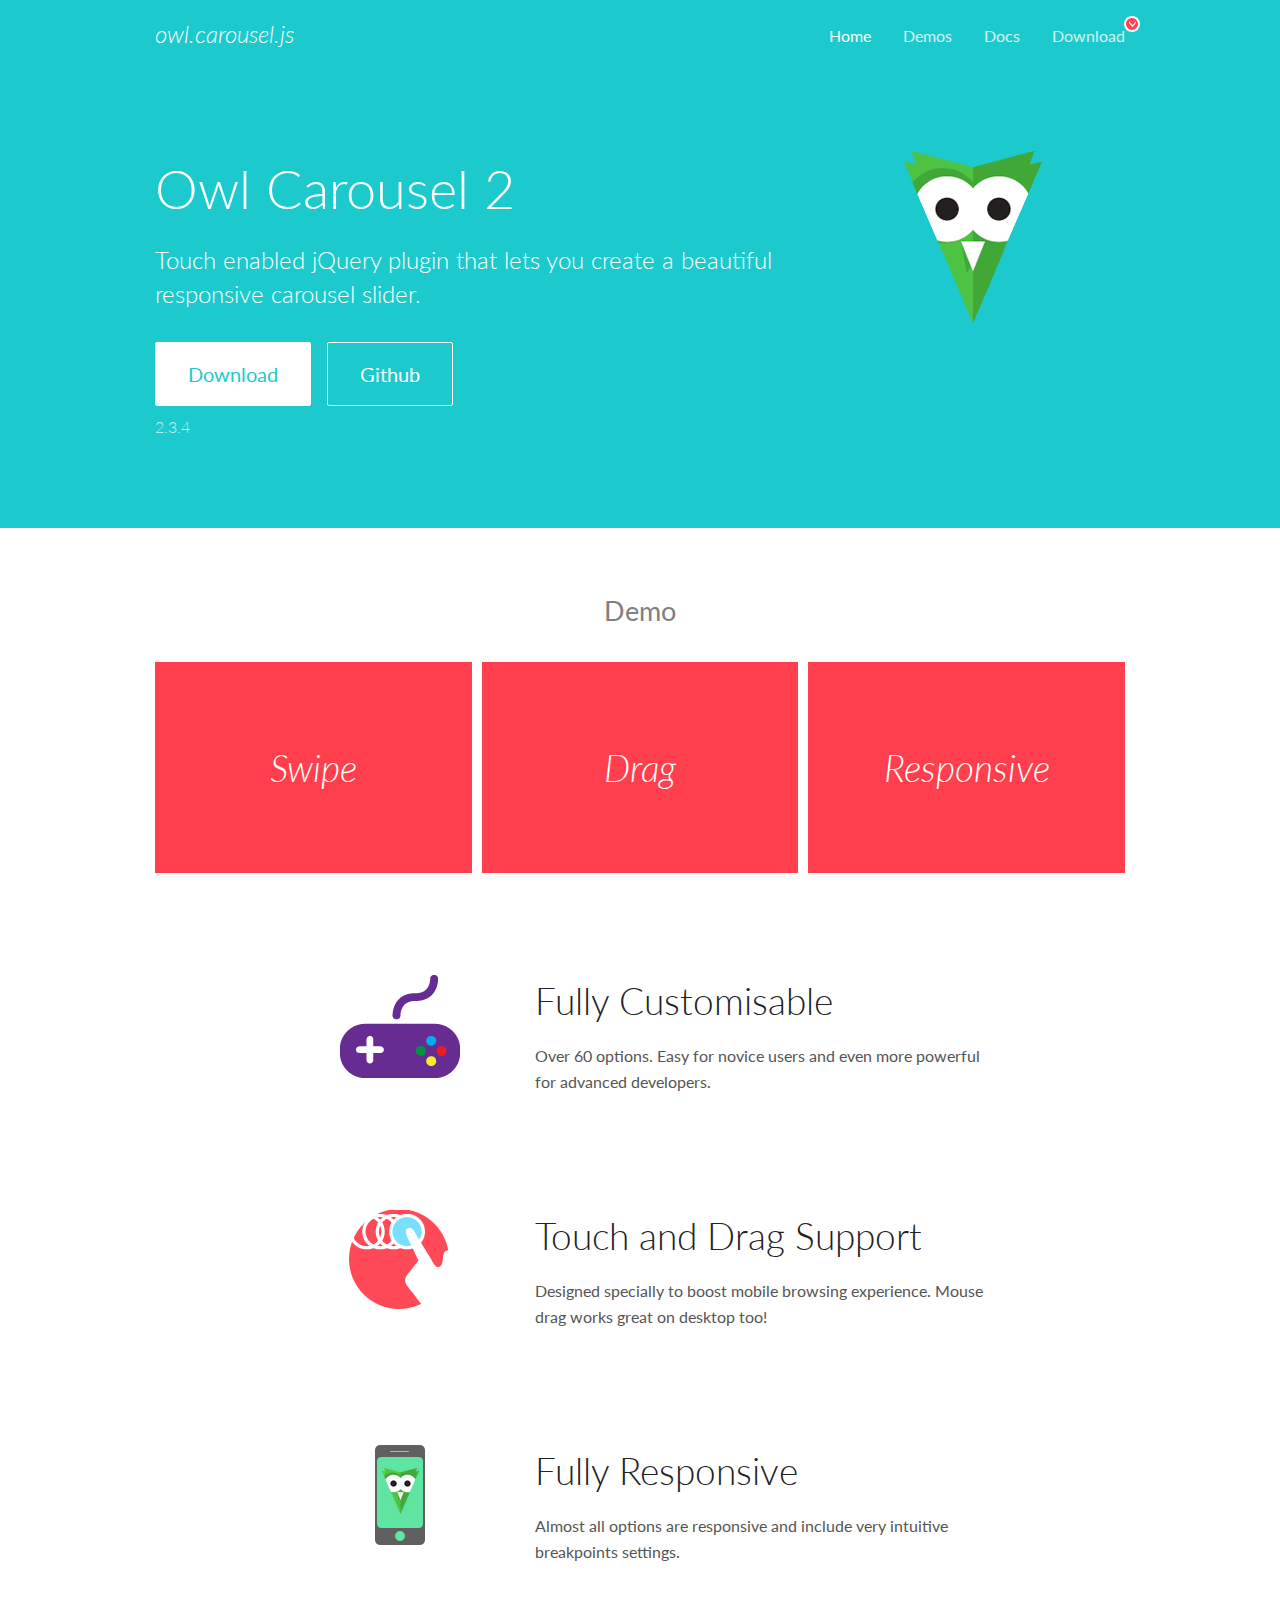
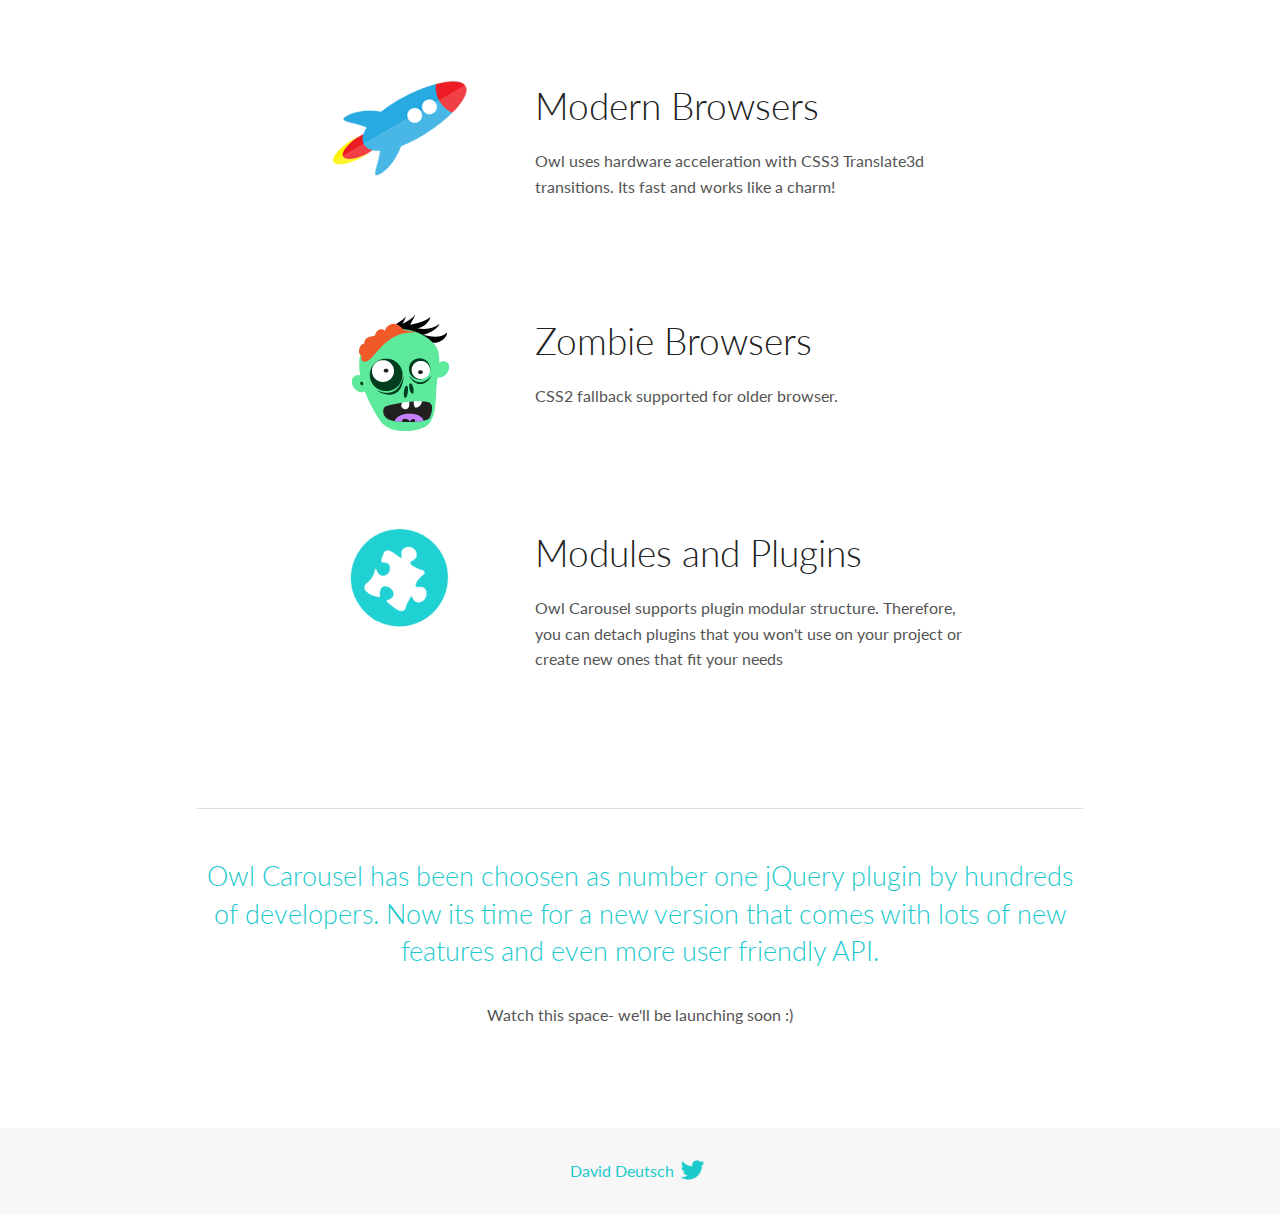
<file: OwlCarousel2-2.3.4/OwlCarousel2-2.3.4/docs/index.html>
<!DOCTYPE html>
<html lang="en">
  <head>

    <!-- head -->
    <meta charset="utf-8">
    <meta name="msapplication-tap-highlight" content="no" />
    <meta name="viewport" content="width=device-width, initial-scale=1.0" />
    <meta name="description" content="Touch enabled jQuery plugin that lets you create beautiful responsive carousel slider.">
    <meta name="author" content="David Deutsch">
    <title>
      Home | Owl Carousel | 2.3.4
    </title>

    <!-- Stylesheets -->
    <link href='https://fonts.googleapis.com/css?family=Lato:300,400,700,400italic,300italic' rel='stylesheet' type='text/css'>
    <link rel="stylesheet" href="assets/css/docs.theme.min.css">

    <!-- Owl Stylesheets -->
    <link rel="stylesheet" href="assets/owlcarousel/assets/owl.carousel.min.css">
    <link rel="stylesheet" href="assets/owlcarousel/assets/owl.theme.default.min.css">

    <!-- HTML5 shim and Respond.js IE8 support of HTML5 elements and media queries -->

    <!--[if lt IE 9]>
      <script src="https://oss.maxcdn.com/libs/html5shiv/3.7.0/html5shiv.js"></script>
      <script src="https://oss.maxcdn.com/libs/respond.js/1.3.0/respond.min.js"></script>
    <![endif]-->

    <!-- Favicons -->
    <link rel="apple-touch-icon-precomposed" sizes="144x144" href="assets/ico/apple-touch-icon-144-precomposed.png">
    <link rel="shortcut icon" href="assets/ico/favicon.png">
    <link rel="shortcut icon" href="favicon.ico">

    <!-- Yeah i know js should not be in header. Its required for demos.-->

    <!-- javascript -->
    <script src="assets/vendors/jquery.min.js"></script>
    <script src="assets/owlcarousel/owl.carousel.js"></script>
  </head>
  <body>

    <!-- header -->
    <header class="header">
      <div class="row">
        <div class="large-12 columns">
          <div class="brand left">
            <h3>
              <a href="/OwlCarousel2/">owl.carousel.js</a> 
            </h3>
          </div>
          <a id="toggle-nav" class="right">
            <span></span> <span></span> <span></span> 
          </a> 
          <div class="nav-bar">
            <ul class="clearfix">
              <li class="active">
                <a href="/OwlCarousel2/index.html">Home</a> 
              </li>
              <li> <a href="/OwlCarousel2/demos/demos.html">Demos</a>  </li>
              <li> <a href="/OwlCarousel2/docs/started-welcome.html">Docs</a>  </li>
              <li>
                <a href="https://github.com/OwlCarousel2/OwlCarousel2/archive/2.3.4.zip">Download</a> 
                <span class="download"></span> 
              </li>
            </ul>
          </div>
        </div>
      </div>
    </header>

    <!-- home panel -->
    <section id="hero">
      <div class="row">
        <div class="large-8 medium-8 columns">
          <h1>Owl Carousel 2</h1>
          <h4>Touch enabled jQuery plugin that lets you create a beautiful responsive carousel slider.</h4>
          <a href="https://github.com/OwlCarousel2/OwlCarousel2/archive/2.3.4.zip" class="hero-button">Download</a> 
          <a href="https://github.com/OwlCarousel2/OwlCarousel2" class="hero-button outline">Github</a> 
          <p>2.3.4</p>
        </div>
        <div class="large-4 medium-4 columns">
          <img class="owl-logo" src="assets/img/owl-logo.png" alt="mr. Owl">
        </div>
      </div>
    </section>

    <!-- body -->
    <div class="home-demo">
      <div class="row">
        <div class="large-12 columns">
          <h3>Demo</h3>
          <div class="owl-carousel">
            <div class="item">
              <h2>Swipe</h2>
            </div>
            <div class="item">
              <h2>Drag</h2>
            </div>
            <div class="item">
              <h2>Responsive</h2>
            </div>
            <div class="item">
              <h2>CSS3</h2>
            </div>
            <div class="item">
              <h2>Fast</h2>
            </div>
            <div class="item">
              <h2>Easy</h2>
            </div>
            <div class="item">
              <h2>Free</h2>
            </div>
            <div class="item">
              <h2>Upgradable</h2>
            </div>
            <div class="item">
              <h2>Tons of options</h2>
            </div>
            <div class="item">
              <h2>Infinity</h2>
            </div>
            <div class="item">
              <h2>Auto Width</h2>
            </div>
          </div>
        </div>
      </div>
    </div>
    <script>
      var owl = $('.owl-carousel');
      owl.owlCarousel({
        margin: 10,
        loop: true,
        responsive: {
          0: {
            items: 1
          },
          600: {
            items: 2
          },
          1000: {
            items: 3
          }
        }
      })
    </script>

    <!-- features -->
    <div id="features">
      <div class="row">
        <div class="small-12 medium-9 small-centered columns">
          <section class="row feature">
            <div class="medium-4 small-12 columns">
              <img src="assets/img/feature-options.png" alt="">
            </div>
            <div class="medium-8 small-12 columns">
              <h2>Fully Customisable</h2>
              <p>Over 60 options. Easy for novice users and even more powerful for advanced developers.</p>
            </div>
          </section>
          <section class="row feature">
            <div class="medium-4 small-12 columns">
              <img src="assets/img/feature-drag.png" alt="">
            </div>
            <div class="medium-8 small-12 columns">
              <h2>Touch and Drag Support</h2>
              <p>Designed specially to boost mobile browsing experience. Mouse drag works great on desktop too!</p>
            </div>
          </section>
          <section class="row feature">
            <div class="medium-4 small-12 columns">
              <img src="assets/img/feature-responsive.png" alt="">
            </div>
            <div class="medium-8 small-12 columns">
              <h2>Fully Responsive</h2>
              <p>Almost all options are responsive and include very intuitive breakpoints settings.</p>
            </div>
          </section>
          <section class="row feature">
            <div class="medium-4 small-12 columns">
              <img src="assets/img/feature-modern.png" alt="">
            </div>
            <div class="medium-8 small-12 columns">
              <h2>Modern Browsers</h2>
              <p>Owl uses hardware acceleration with CSS3 Translate3d transitions. Its fast and works like a charm! </p>
            </div>
          </section>
          <section class="row feature">
            <div class="medium-4 small-12 columns">
              <img src="assets/img/feature-zombie.png" alt="">
            </div>
            <div class="medium-8 small-12 columns">
              <h2>Zombie Browsers</h2>
              <p>CSS2 fallback supported for older browser.</p>
            </div>
          </section>
          <section class="row feature">
            <div class="medium-4 small-12 columns">
              <img src="assets/img/feature-module.png" alt="">
            </div>
            <div class="medium-8 small-12 columns">
              <h2>Modules and Plugins</h2>
              <p>Owl Carousel supports plugin modular structure. Therefore, you can detach plugins that you won&#x27;t use on your project or create new ones that fit your needs</p>
            </div>
          </section>
        </div>
      </div>
    </div>

    <!-- footer -->
    <section id="teaser-text">
      <div class="row">
        <div class="small-12 medium-11 small-centered columns">
          <hr>
          <h3 id="owl-carousel-has-been-choosen-as-number-one-jquery-plugin-by-hundreds-of-developers-now-its-time-for-a-new-version-that-comes-with-lots-of-new-features-and-even-more-user-friendly-api-">Owl Carousel has been choosen as number one jQuery plugin by hundreds of developers. Now its time for a new version that comes with lots of new features and even more user friendly API.</h3>
          <p>Watch this space- we&#39;ll be launching soon :)</p>
        </div>
      </div>
    </section>

    <!-- footer -->
    <footer class="footer">
      <div class="row">
        <div class="large-12 columns">
          <h5>
            <a href="/OwlCarousel2/docs/support-contact.html">David Deutsch</a> 
            <a id="custom-tweet-button" href="https://twitter.com/share?url=https://github.com/OwlCarousel2/OwlCarousel2&text=Owl Carousel - This is so awesome! " target="_blank"></a> 
          </h5>
        </div>
      </div>
    </footer>

    <!-- vendors -->
    <script src="assets/vendors/highlight.js"></script>
    <script src="assets/js/app.js"></script>
  </body>
</html>
</file>
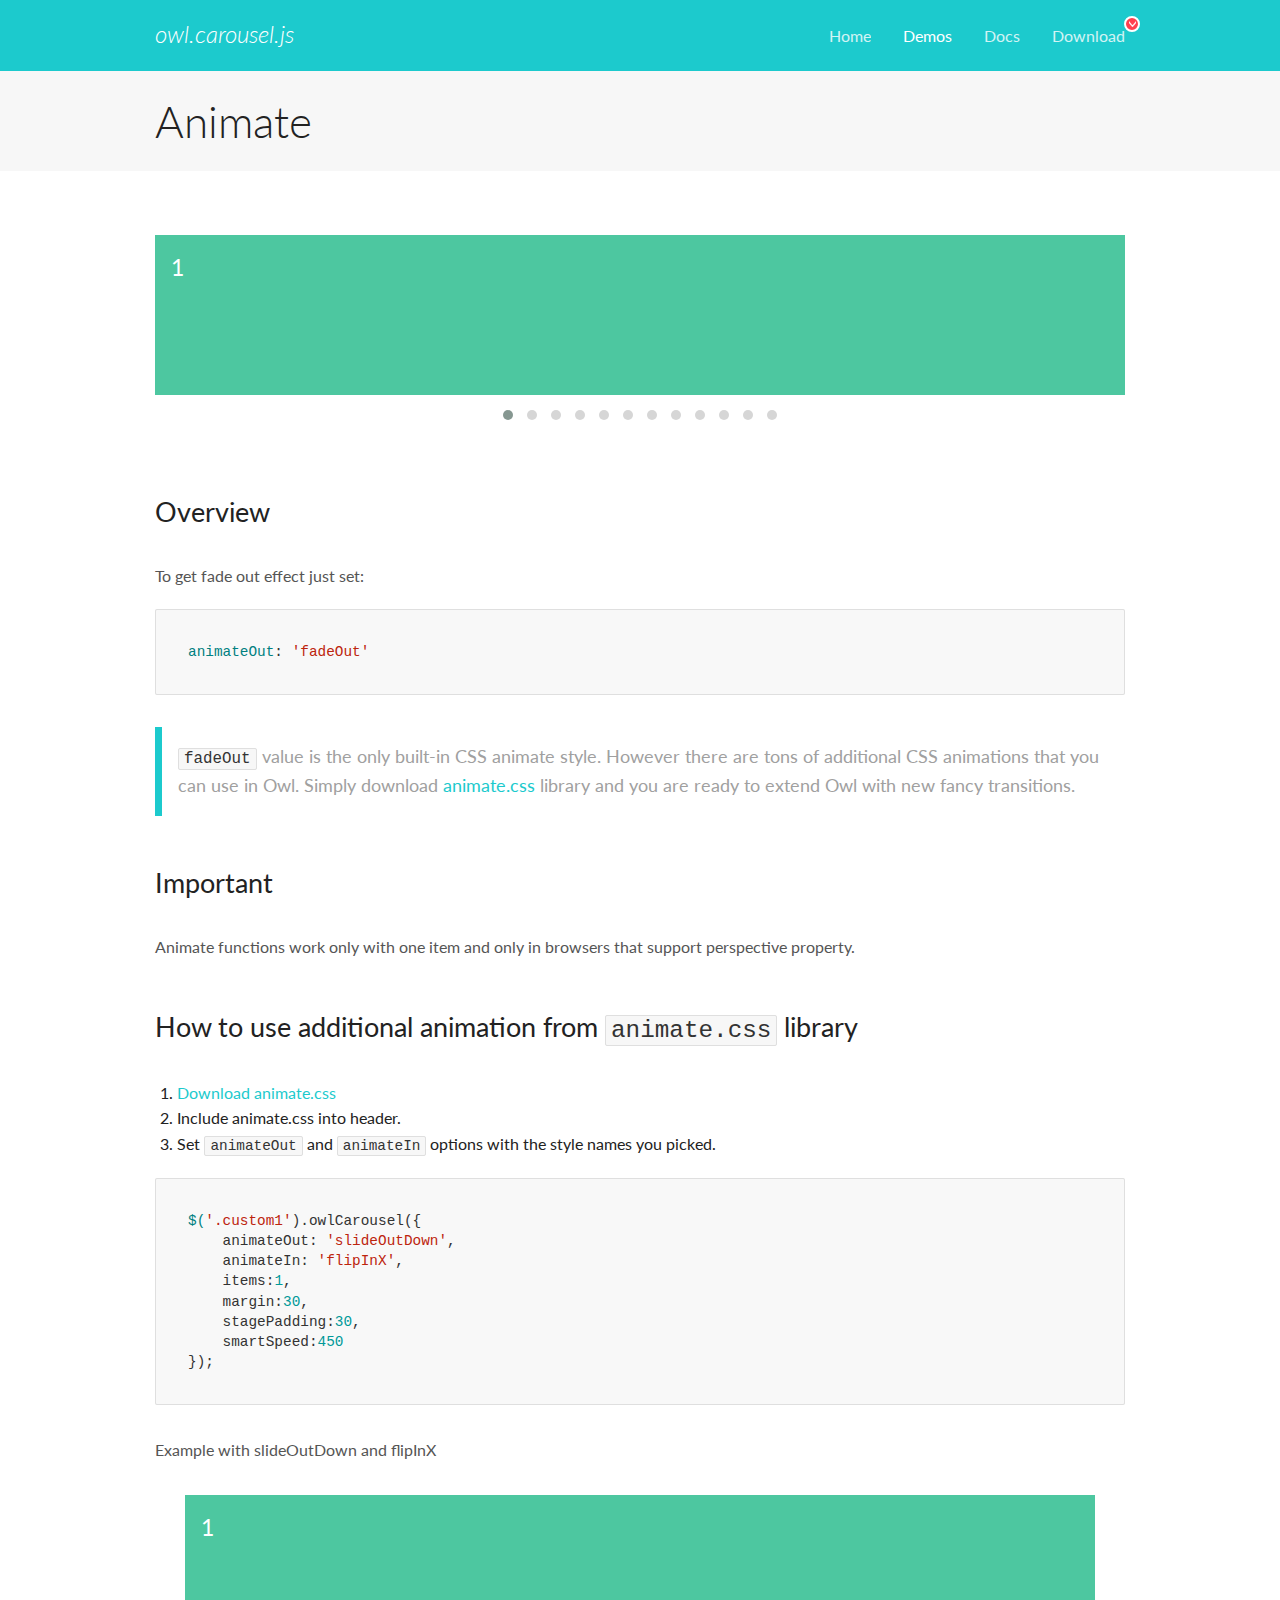
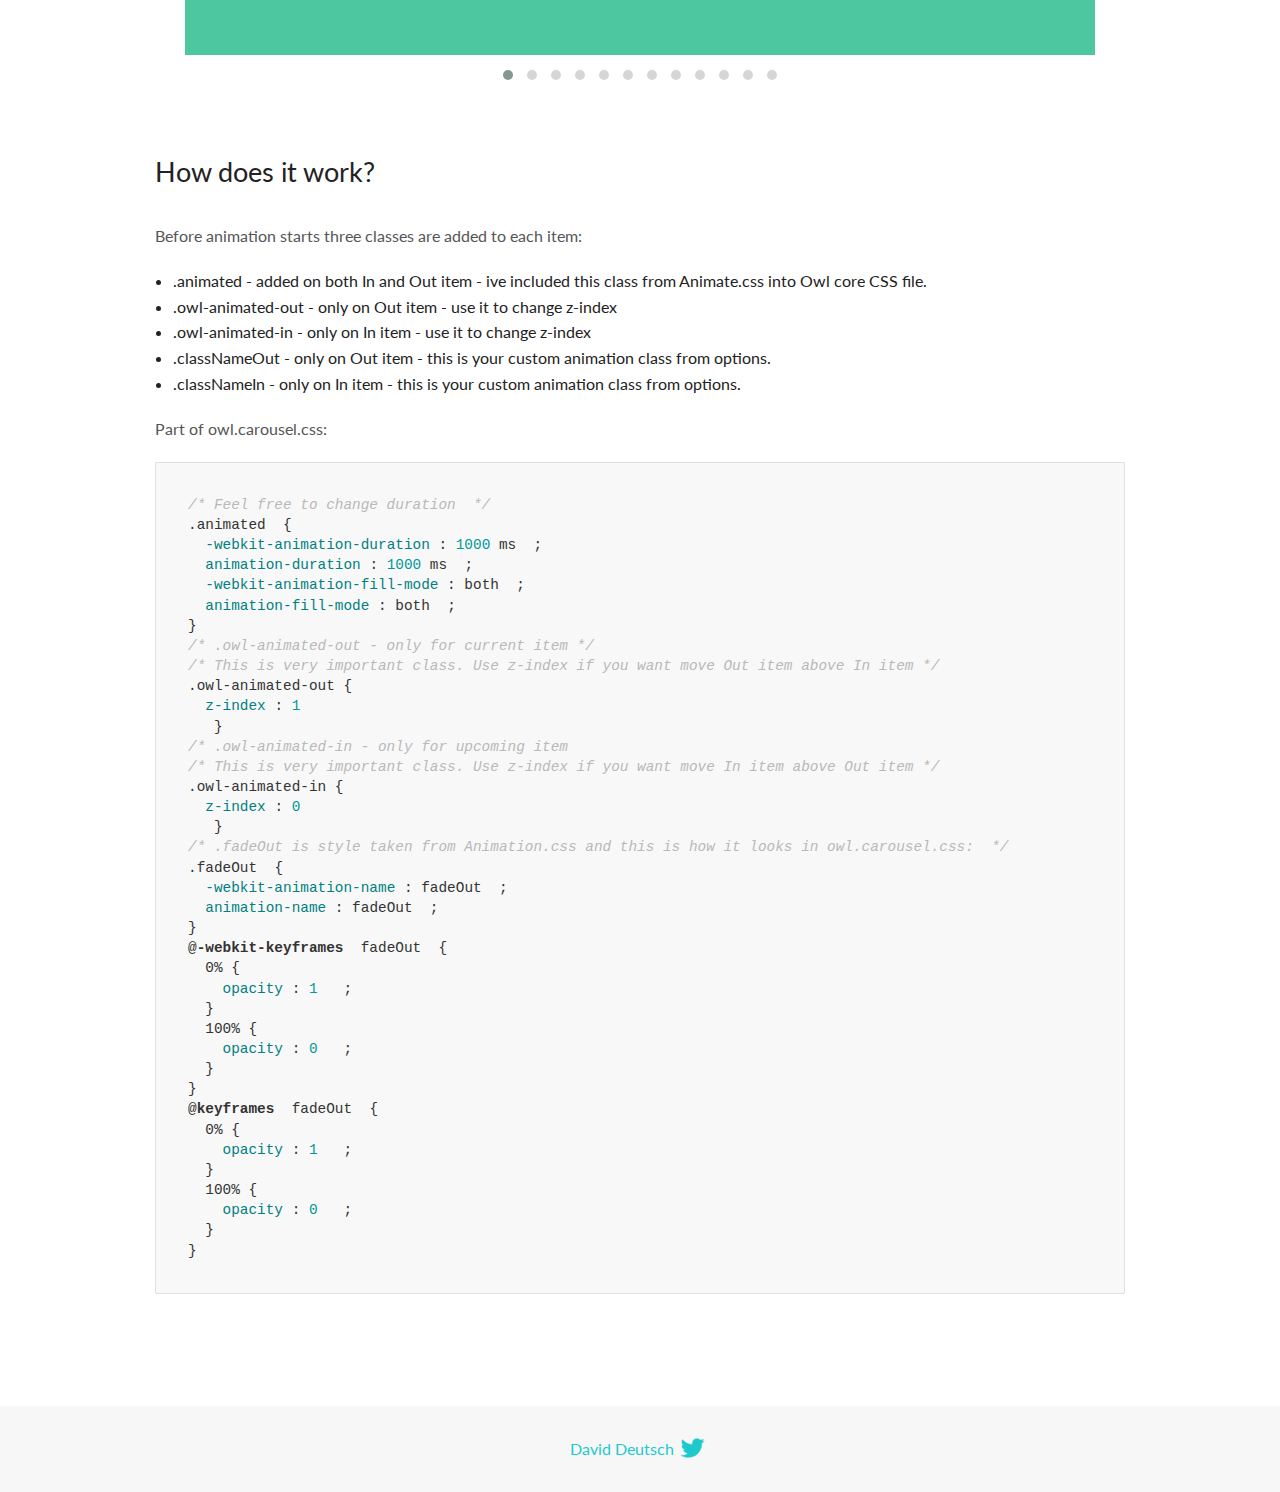
<file: OwlCarousel2-2.3.4/OwlCarousel2-2.3.4/docs/demos/animate.html>
<!DOCTYPE html>
<html lang="en">
  <head>

    <!-- head -->
    <meta charset="utf-8">
    <meta name="msapplication-tap-highlight" content="no" />
    <meta name="viewport" content="width=device-width, initial-scale=1.0" />
    <meta name="description" content="Animate carousel">
    <meta name="author" content="David Deutsch">
    <title>
      Animate Demo | Owl Carousel | 2.3.4
    </title>

    <!-- Stylesheets -->
    <link href='https://fonts.googleapis.com/css?family=Lato:300,400,700,400italic,300italic' rel='stylesheet' type='text/css'>
    <link rel="stylesheet" href="../assets/css/docs.theme.min.css">

    <!-- Owl Stylesheets -->
    <link rel="stylesheet" href="../assets/owlcarousel/assets/owl.carousel.min.css">
    <link rel="stylesheet" href="../assets/owlcarousel/assets/owl.theme.default.min.css">

    <!-- HTML5 shim and Respond.js IE8 support of HTML5 elements and media queries -->

    <!--[if lt IE 9]>
      <script src="https://oss.maxcdn.com/libs/html5shiv/3.7.0/html5shiv.js"></script>
      <script src="https://oss.maxcdn.com/libs/respond.js/1.3.0/respond.min.js"></script>
    <![endif]-->

    <!-- Favicons -->
    <link rel="apple-touch-icon-precomposed" sizes="144x144" href="../assets/ico/apple-touch-icon-144-precomposed.png">
    <link rel="shortcut icon" href="../assets/ico/favicon.png">
    <link rel="shortcut icon" href="favicon.ico">

    <!-- Yeah i know js should not be in header. Its required for demos.-->

    <!-- javascript -->
    <script src="../assets/vendors/jquery.min.js"></script>
    <script src="../assets/owlcarousel/owl.carousel.js"></script>
  </head>
  <body>

    <!-- header -->
    <header class="header">
      <div class="row">
        <div class="large-12 columns">
          <div class="brand left">
            <h3>
              <a href="/OwlCarousel2/">owl.carousel.js</a> 
            </h3>
          </div>
          <a id="toggle-nav" class="right">
            <span></span> <span></span> <span></span> 
          </a> 
          <div class="nav-bar">
            <ul class="clearfix">
              <li> <a href="/OwlCarousel2/index.html">Home</a>  </li>
              <li class="active">
                <a href="/OwlCarousel2/demos/demos.html">Demos</a> 
              </li>
              <li> <a href="/OwlCarousel2/docs/started-welcome.html">Docs</a>  </li>
              <li>
                <a href="https://github.com/OwlCarousel2/OwlCarousel2/archive/2.3.4.zip">Download</a> 
                <span class="download"></span> 
              </li>
            </ul>
          </div>
        </div>
      </div>
    </header>

    <!-- title -->
    <section class="title">
      <div class="row">
        <div class="large-12 columns">
          <h1>Animate</h1>
        </div>
      </div>
    </section>

    <!--  Demos -->
    <section id="demos">
      <div class="row">
        <div class="large-12 columns">
          <div class="fadeOut owl-carousel owl-theme">
            <div class="item">
              <h4>1</h4>
            </div>
            <div class="item">
              <h4>2</h4>
            </div>
            <div class="item">
              <h4>3</h4>
            </div>
            <div class="item">
              <h4>4</h4>
            </div>
            <div class="item">
              <h4>5</h4>
            </div>
            <div class="item">
              <h4>6</h4>
            </div>
            <div class="item">
              <h4>7</h4>
            </div>
            <div class="item">
              <h4>8</h4>
            </div>
            <div class="item">
              <h4>9</h4>
            </div>
            <div class="item">
              <h4>10</h4>
            </div>
            <div class="item">
              <h4>11</h4>
            </div>
            <div class="item">
              <h4>12</h4>
            </div>
          </div>
          <h3 id="overview">Overview</h3>
          <p>To get fade out effect just set:</p>
          <pre><code>animateOut: &#39;fadeOut&#39;</code></pre>
          <blockquote>
            <p><code>fadeOut</code> value is the only built-in CSS animate style. However there are tons of additional CSS animations that you can use in Owl. Simply download
              <a href="https://daneden.github.io/animate.css/">animate.css</a>  library and you are ready to extend Owl with new fancy transitions.</p>
          </blockquote>
          <h3 id="important">Important</h3>
          <p>Animate functions work only with one item and only in browsers that support perspective property.</p>
          <h3 id="how-to-use-additional-animation-from-animate-css-library">How to use additional animation from <code>animate.css</code> library</h3>
          <ol>
            <li> <a href="https://daneden.github.io/animate.css/">Download animate.css</a>  </li>
            <li>Include animate.css into header.</li>
            <li>Set <code>animateOut</code> and <code>animateIn</code> options with the style names you picked.</li>
          </ol>
          <pre><code>$(&#39;.custom1&#39;).owlCarousel({
    animateOut: &#39;slideOutDown&#39;,
    animateIn: &#39;flipInX&#39;,
    items:1,
    margin:30,
    stagePadding:30,
    smartSpeed:450
});</code></pre>
          <p>Example with slideOutDown and flipInX</p>
          <div class="custom1 owl-carousel owl-theme">
            <div class="item">
              <h4>1</h4>
            </div>
            <div class="item">
              <h4>2</h4>
            </div>
            <div class="item">
              <h4>3</h4>
            </div>
            <div class="item">
              <h4>4</h4>
            </div>
            <div class="item">
              <h4>5</h4>
            </div>
            <div class="item">
              <h4>6</h4>
            </div>
            <div class="item">
              <h4>7</h4>
            </div>
            <div class="item">
              <h4>8</h4>
            </div>
            <div class="item">
              <h4>9</h4>
            </div>
            <div class="item">
              <h4>10</h4>
            </div>
            <div class="item">
              <h4>11</h4>
            </div>
            <div class="item">
              <h4>12</h4>
            </div>
          </div>
          <h3 id="how-does-it-work-">How does it work?</h3>
          <p>Before animation starts three classes are added to each item:</p>
          <ul>
            <li>.animated - added on both In and Out item - ive included this class from Animate.css into Owl core CSS file.</li>
            <li>.owl-animated-out - only on Out item - use it to change z-index</li>
            <li>.owl-animated-in - only on In item - use it to change z-index</li>
            <li>.classNameOut - only on Out item - this is your custom animation class from options.</li>
            <li>.classNameIn - only on In item - this is your custom animation class from options.</li>
          </ul>
          <p>Part of owl.carousel.css:</p>
          <pre><code class="language-css"><span class="comment">/* Feel free to change duration  */</span> 
<span class="class">.animated</span>  <span class="rules">{
  <span class="rule"><span class="attribute">-webkit-animation-duration</span> :<span class="value"> <span class="number">1000</span> ms</span> </span> ;
  <span class="rule"><span class="attribute">animation-duration</span> :<span class="value"> <span class="number">1000</span> ms</span> </span> ;
  <span class="rule"><span class="attribute">-webkit-animation-fill-mode</span> :<span class="value"> both</span> </span> ;
  <span class="rule"><span class="attribute">animation-fill-mode</span> :<span class="value"> both</span> </span> ;
<span class="rule">}</span> </span> 
<span class="comment">/* .owl-animated-out - only for current item */</span> 
<span class="comment">/* This is very important class. Use z-index if you want move Out item above In item */</span> 
<span class="class">.owl-animated-out</span> <span class="rules">{
  <span class="rule"><span class="attribute">z-index</span> :<span class="value"> <span class="number">1</span> 
</span> </span> </span> }
<span class="comment">/* .owl-animated-in - only for upcoming item
/* This is very important class. Use z-index if you want move In item above Out item */</span> 
<span class="class">.owl-animated-in</span> <span class="rules">{
  <span class="rule"><span class="attribute">z-index</span> :<span class="value"> <span class="number">0</span> 
</span> </span> </span> }
<span class="comment">/* .fadeOut is style taken from Animation.css and this is how it looks in owl.carousel.css:  */</span> 
<span class="class">.fadeOut</span>  <span class="rules">{
  <span class="rule"><span class="attribute">-webkit-animation-name</span> :<span class="value"> fadeOut</span> </span> ;
  <span class="rule"><span class="attribute">animation-name</span> :<span class="value"> fadeOut</span> </span> ;
<span class="rule">}</span> </span> 
<span class="at_rule">@<span class="keyword">-webkit-keyframes</span>  fadeOut </span> {
  0% <span class="rules">{
    <span class="rule"><span class="attribute">opacity</span> :<span class="value"> <span class="number">1</span> </span> </span> ;
  <span class="rule">}</span> </span> 
  100% <span class="rules">{
    <span class="rule"><span class="attribute">opacity</span> :<span class="value"> <span class="number">0</span> </span> </span> ;
  <span class="rule">}</span> </span> 
}
<span class="at_rule">@<span class="keyword">keyframes</span>  fadeOut </span> {
  0% <span class="rules">{
    <span class="rule"><span class="attribute">opacity</span> :<span class="value"> <span class="number">1</span> </span> </span> ;
  <span class="rule">}</span> </span> 
  100% <span class="rules">{
    <span class="rule"><span class="attribute">opacity</span> :<span class="value"> <span class="number">0</span> </span> </span> ;
  <span class="rule">}</span> </span> 
}</code></pre>
          <link rel="stylesheet" href="../assets/css/animate.css">
          <script>
            jQuery(document).ready(function($) {
              $('.fadeOut').owlCarousel({
                items: 1,
                animateOut: 'fadeOut',
                loop: true,
                margin: 10,
              });
              $('.custom1').owlCarousel({
                animateOut: 'slideOutDown',
                animateIn: 'flipInX',
                items: 1,
                margin: 30,
                stagePadding: 30,
                smartSpeed: 450
              });
            });
          </script>
        </div>
      </div>
    </section>

    <!-- footer -->
    <footer class="footer">
      <div class="row">
        <div class="large-12 columns">
          <h5>
            <a href="/OwlCarousel2/docs/support-contact.html">David Deutsch</a> 
            <a id="custom-tweet-button" href="https://twitter.com/share?url=https://github.com/OwlCarousel2/OwlCarousel2&text=Owl Carousel - This is so awesome! " target="_blank"></a> 
          </h5>
        </div>
      </div>
    </footer>

    <!-- vendors -->
    <script src="../assets/vendors/highlight.js"></script>
    <script src="../assets/js/app.js"></script>
  </body>
</html>
</file>
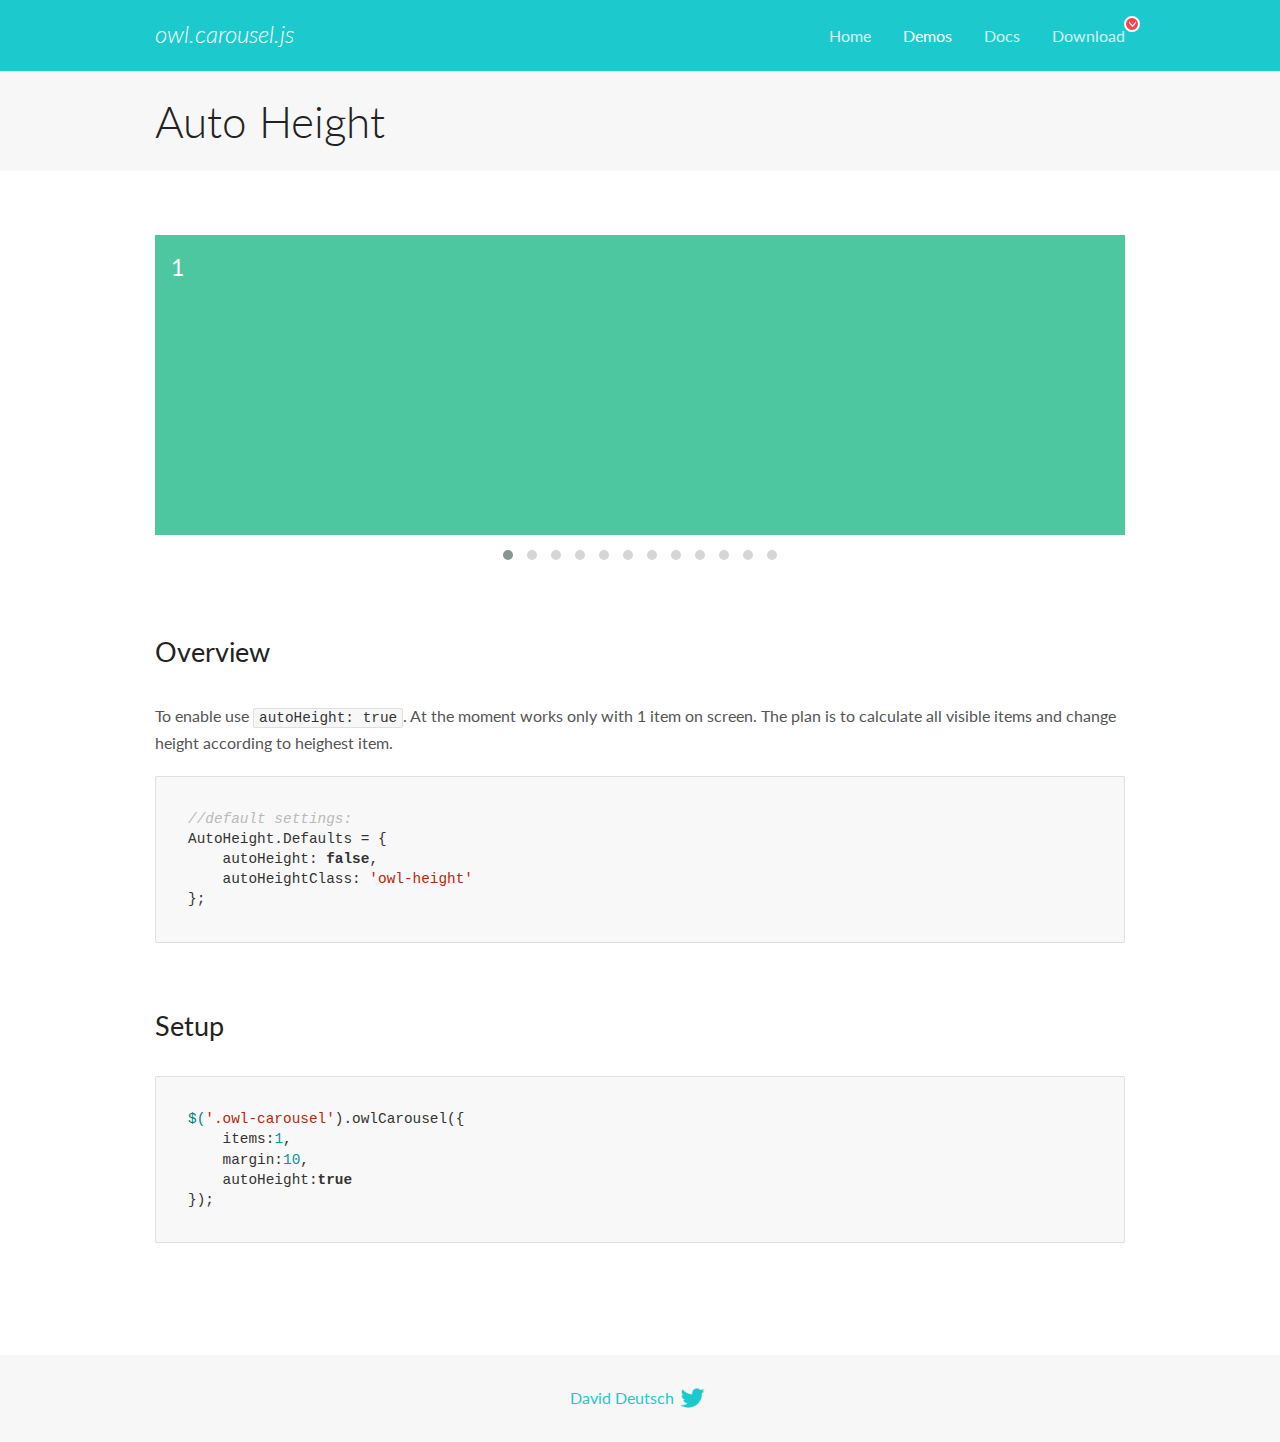
<file: OwlCarousel2-2.3.4/OwlCarousel2-2.3.4/docs/demos/autoheight.html>
<!DOCTYPE html>
<html lang="en">
  <head>

    <!-- head -->
    <meta charset="utf-8">
    <meta name="msapplication-tap-highlight" content="no" />
    <meta name="viewport" content="width=device-width, initial-scale=1.0" />
    <meta name="description" content="autoHeight usage demo">
    <meta name="author" content="David Deutsch">
    <title>
      Auto Height Demo | Owl Carousel | 2.3.4
    </title>

    <!-- Stylesheets -->
    <link href='https://fonts.googleapis.com/css?family=Lato:300,400,700,400italic,300italic' rel='stylesheet' type='text/css'>
    <link rel="stylesheet" href="../assets/css/docs.theme.min.css">

    <!-- Owl Stylesheets -->
    <link rel="stylesheet" href="../assets/owlcarousel/assets/owl.carousel.min.css">
    <link rel="stylesheet" href="../assets/owlcarousel/assets/owl.theme.default.min.css">

    <!-- HTML5 shim and Respond.js IE8 support of HTML5 elements and media queries -->

    <!--[if lt IE 9]>
      <script src="https://oss.maxcdn.com/libs/html5shiv/3.7.0/html5shiv.js"></script>
      <script src="https://oss.maxcdn.com/libs/respond.js/1.3.0/respond.min.js"></script>
    <![endif]-->

    <!-- Favicons -->
    <link rel="apple-touch-icon-precomposed" sizes="144x144" href="../assets/ico/apple-touch-icon-144-precomposed.png">
    <link rel="shortcut icon" href="../assets/ico/favicon.png">
    <link rel="shortcut icon" href="favicon.ico">

    <!-- Yeah i know js should not be in header. Its required for demos.-->

    <!-- javascript -->
    <script src="../assets/vendors/jquery.min.js"></script>
    <script src="../assets/owlcarousel/owl.carousel.js"></script>
  </head>
  <body>

    <!-- header -->
    <header class="header">
      <div class="row">
        <div class="large-12 columns">
          <div class="brand left">
            <h3>
              <a href="/OwlCarousel2/">owl.carousel.js</a> 
            </h3>
          </div>
          <a id="toggle-nav" class="right">
            <span></span> <span></span> <span></span> 
          </a> 
          <div class="nav-bar">
            <ul class="clearfix">
              <li> <a href="/OwlCarousel2/index.html">Home</a>  </li>
              <li class="active">
                <a href="/OwlCarousel2/demos/demos.html">Demos</a> 
              </li>
              <li> <a href="/OwlCarousel2/docs/started-welcome.html">Docs</a>  </li>
              <li>
                <a href="https://github.com/OwlCarousel2/OwlCarousel2/archive/2.3.4.zip">Download</a> 
                <span class="download"></span> 
              </li>
            </ul>
          </div>
        </div>
      </div>
    </header>

    <!-- title -->
    <section class="title">
      <div class="row">
        <div class="large-12 columns">
          <h1>Auto Height</h1>
        </div>
      </div>
    </section>

    <!--  Demos -->
    <section id="demos">
      <div class="row">
        <div class="large-12 columns">
          <div class="owl-carousel owl-theme">
            <div class="item" style="height:300px">
              <h4>1</h4>
            </div>
            <div class="item" style="height:100px">
              <h4>2</h4>
            </div>
            <div class="item" style="height:500px">
              <h4>3</h4>
            </div>
            <div class="item" style="height:250px">
              <h4>4</h4>
            </div>
            <div class="item" style="height:400px">
              <h4>5</h4>
            </div>
            <div class="item" style="height:500px">
              <h4>6</h4>
            </div>
            <div class="item" style="height:600px">
              <h4>7</h4>
            </div>
            <div class="item" style="height:400px">
              <h4>8</h4>
            </div>
            <div class="item" style="height:300px">
              <h4>9</h4>
            </div>
            <div class="item" style="height:350px">
              <h4>10</h4>
            </div>
            <div class="item" style="height:200px">
              <h4>11</h4>
            </div>
            <div class="item" style="height:150px">
              <h4>12</h4>
            </div>
          </div>
          <h3 id="overview">Overview</h3>
          <p>To enable use <code>autoHeight: true</code>. At the moment works only with 1 item on screen. The plan is to calculate all visible items and change height according to heighest item.</p>
          <pre><code>//default settings:
AutoHeight.Defaults = {
    autoHeight: false,
    autoHeightClass: &#39;owl-height&#39;
};</code></pre>
          <h3 id="setup">Setup</h3>
          <pre><code>$(&#39;.owl-carousel&#39;).owlCarousel({
    items:1,
    margin:10,
    autoHeight:true
});</code></pre>
          <script>
            $(document).ready(function() {
              $('.owl-carousel').owlCarousel({
                items: 1,
                margin: 10,
                autoHeight: true
              });
            })
          </script>
        </div>
      </div>
    </section>

    <!-- footer -->
    <footer class="footer">
      <div class="row">
        <div class="large-12 columns">
          <h5>
            <a href="/OwlCarousel2/docs/support-contact.html">David Deutsch</a> 
            <a id="custom-tweet-button" href="https://twitter.com/share?url=https://github.com/OwlCarousel2/OwlCarousel2&text=Owl Carousel - This is so awesome! " target="_blank"></a> 
          </h5>
        </div>
      </div>
    </footer>

    <!-- vendors -->
    <script src="../assets/vendors/highlight.js"></script>
    <script src="../assets/js/app.js"></script>
  </body>
</html>
</file>
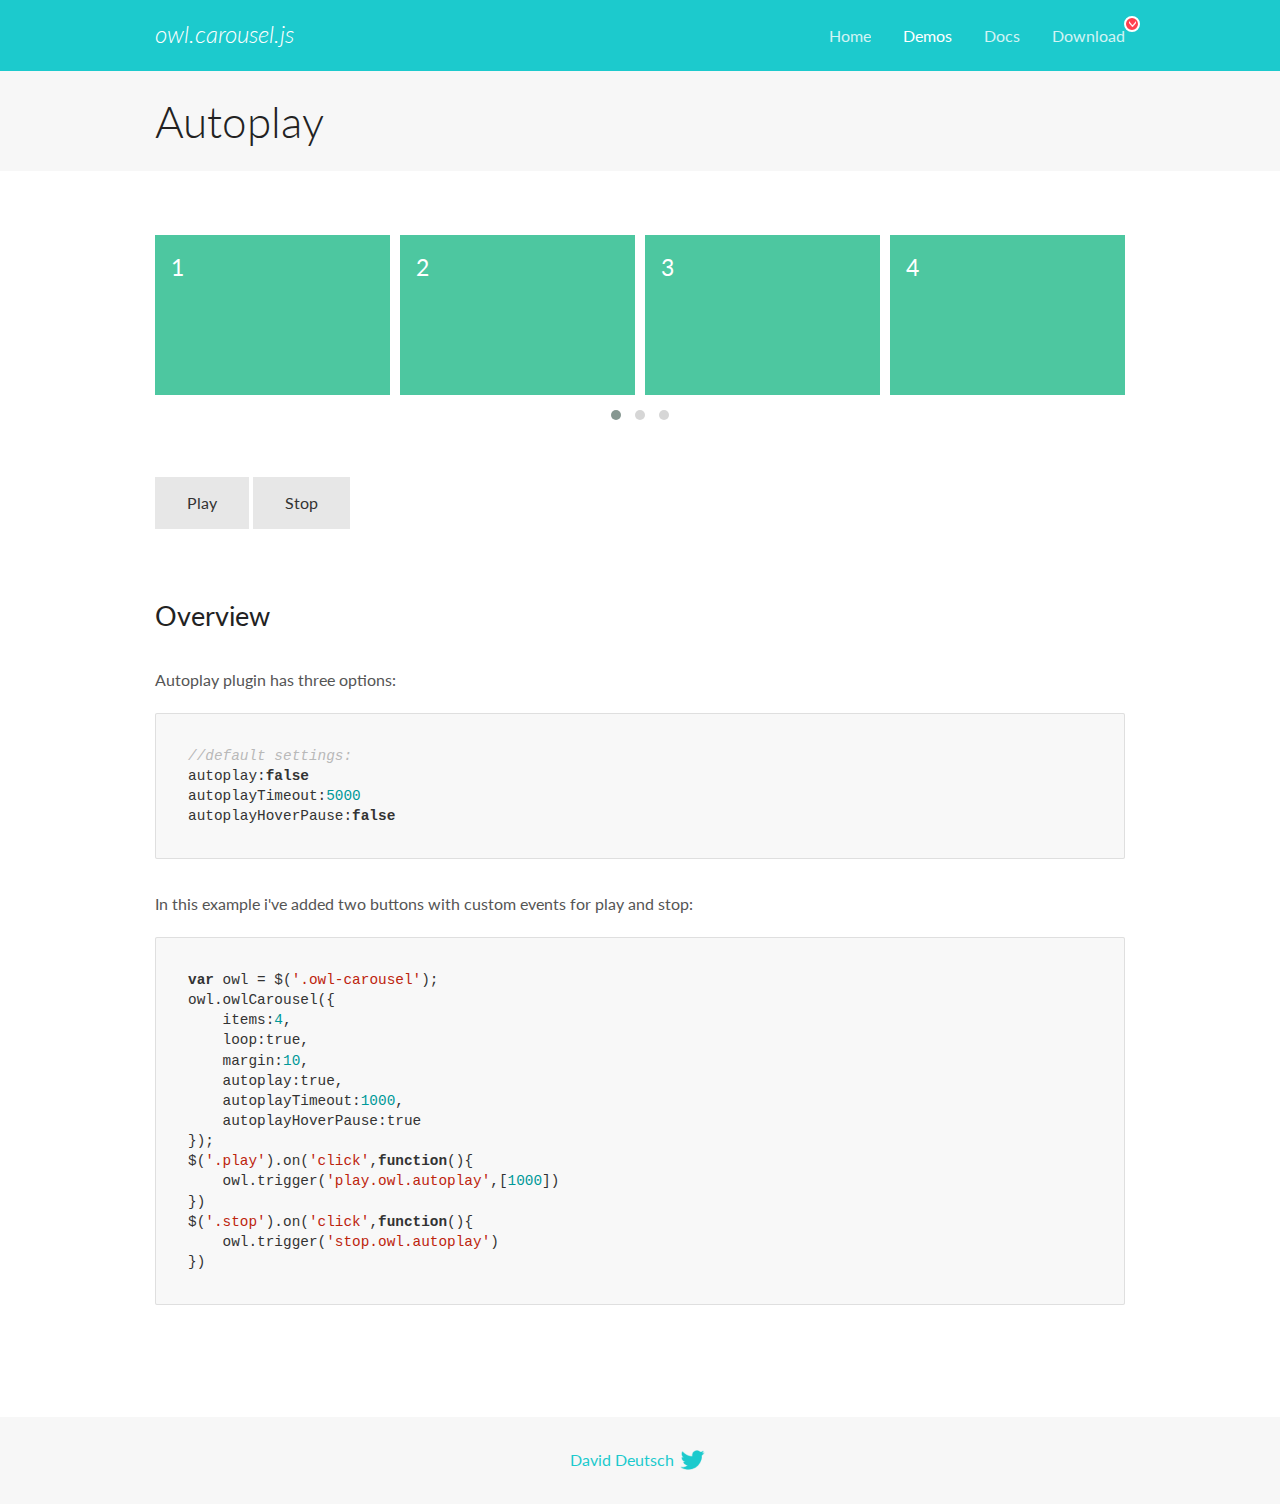
<file: OwlCarousel2-2.3.4/OwlCarousel2-2.3.4/docs/demos/autoplay.html>
<!DOCTYPE html>
<html lang="en">
  <head>

    <!-- head -->
    <meta charset="utf-8">
    <meta name="msapplication-tap-highlight" content="no" />
    <meta name="viewport" content="width=device-width, initial-scale=1.0" />
    <meta name="description" content="Autoplay usage demo">
    <meta name="author" content="David Deutsch">
    <title>
      Autoplay Demo | Owl Carousel | 2.3.4
    </title>

    <!-- Stylesheets -->
    <link href='https://fonts.googleapis.com/css?family=Lato:300,400,700,400italic,300italic' rel='stylesheet' type='text/css'>
    <link rel="stylesheet" href="../assets/css/docs.theme.min.css">

    <!-- Owl Stylesheets -->
    <link rel="stylesheet" href="../assets/owlcarousel/assets/owl.carousel.min.css">
    <link rel="stylesheet" href="../assets/owlcarousel/assets/owl.theme.default.min.css">

    <!-- HTML5 shim and Respond.js IE8 support of HTML5 elements and media queries -->

    <!--[if lt IE 9]>
      <script src="https://oss.maxcdn.com/libs/html5shiv/3.7.0/html5shiv.js"></script>
      <script src="https://oss.maxcdn.com/libs/respond.js/1.3.0/respond.min.js"></script>
    <![endif]-->

    <!-- Favicons -->
    <link rel="apple-touch-icon-precomposed" sizes="144x144" href="../assets/ico/apple-touch-icon-144-precomposed.png">
    <link rel="shortcut icon" href="../assets/ico/favicon.png">
    <link rel="shortcut icon" href="favicon.ico">

    <!-- Yeah i know js should not be in header. Its required for demos.-->

    <!-- javascript -->
    <script src="../assets/vendors/jquery.min.js"></script>
    <script src="../assets/owlcarousel/owl.carousel.js"></script>
  </head>
  <body>

    <!-- header -->
    <header class="header">
      <div class="row">
        <div class="large-12 columns">
          <div class="brand left">
            <h3>
              <a href="/OwlCarousel2/">owl.carousel.js</a> 
            </h3>
          </div>
          <a id="toggle-nav" class="right">
            <span></span> <span></span> <span></span> 
          </a> 
          <div class="nav-bar">
            <ul class="clearfix">
              <li> <a href="/OwlCarousel2/index.html">Home</a>  </li>
              <li class="active">
                <a href="/OwlCarousel2/demos/demos.html">Demos</a> 
              </li>
              <li> <a href="/OwlCarousel2/docs/started-welcome.html">Docs</a>  </li>
              <li>
                <a href="https://github.com/OwlCarousel2/OwlCarousel2/archive/2.3.4.zip">Download</a> 
                <span class="download"></span> 
              </li>
            </ul>
          </div>
        </div>
      </div>
    </header>

    <!-- title -->
    <section class="title">
      <div class="row">
        <div class="large-12 columns">
          <h1>Autoplay</h1>
        </div>
      </div>
    </section>

    <!--  Demos -->
    <section id="demos">
      <div class="row">
        <div class="large-12 columns">
          <div class="owl-carousel owl-theme">
            <div class="item">
              <h4>1</h4>
            </div>
            <div class="item">
              <h4>2</h4>
            </div>
            <div class="item">
              <h4>3</h4>
            </div>
            <div class="item">
              <h4>4</h4>
            </div>
            <div class="item">
              <h4>5</h4>
            </div>
            <div class="item">
              <h4>6</h4>
            </div>
            <div class="item">
              <h4>7</h4>
            </div>
            <div class="item">
              <h4>8</h4>
            </div>
            <div class="item">
              <h4>9</h4>
            </div>
            <div class="item">
              <h4>10</h4>
            </div>
            <div class="item">
              <h4>11</h4>
            </div>
            <div class="item">
              <h4>12</h4>
            </div>
          </div>
          <a class="button secondary play">Play</a> 
          <a class="button secondary stop">Stop</a> 
          <h3 id="overview">Overview</h3>
          <p>Autoplay plugin has three options:</p>
          <pre><code>//default settings:
autoplay:false
autoplayTimeout:5000
autoplayHoverPause:false</code></pre>
          <p>In this example i&#39;ve added two buttons with custom events for play and stop:</p>
          <pre><code>var owl = $(&#39;.owl-carousel&#39;);
owl.owlCarousel({
    items:4,
    loop:true,
    margin:10,
    autoplay:true,
    autoplayTimeout:1000,
    autoplayHoverPause:true
});
$(&#39;.play&#39;).on(&#39;click&#39;,function(){
    owl.trigger(&#39;play.owl.autoplay&#39;,[1000])
})
$(&#39;.stop&#39;).on(&#39;click&#39;,function(){
    owl.trigger(&#39;stop.owl.autoplay&#39;)
})</code></pre>
          <script>
            $(document).ready(function() {
              var owl = $('.owl-carousel');
              owl.owlCarousel({
                items: 4,
                loop: true,
                margin: 10,
                autoplay: true,
                autoplayTimeout: 1000,
                autoplayHoverPause: true
              });
              $('.play').on('click', function() {
                owl.trigger('play.owl.autoplay', [1000])
              })
              $('.stop').on('click', function() {
                owl.trigger('stop.owl.autoplay')
              })
            })
          </script>
        </div>
      </div>
    </section>

    <!-- footer -->
    <footer class="footer">
      <div class="row">
        <div class="large-12 columns">
          <h5>
            <a href="/OwlCarousel2/docs/support-contact.html">David Deutsch</a> 
            <a id="custom-tweet-button" href="https://twitter.com/share?url=https://github.com/OwlCarousel2/OwlCarousel2&text=Owl Carousel - This is so awesome! " target="_blank"></a> 
          </h5>
        </div>
      </div>
    </footer>

    <!-- vendors -->
    <script src="../assets/vendors/highlight.js"></script>
    <script src="../assets/js/app.js"></script>
  </body>
</html>
</file>
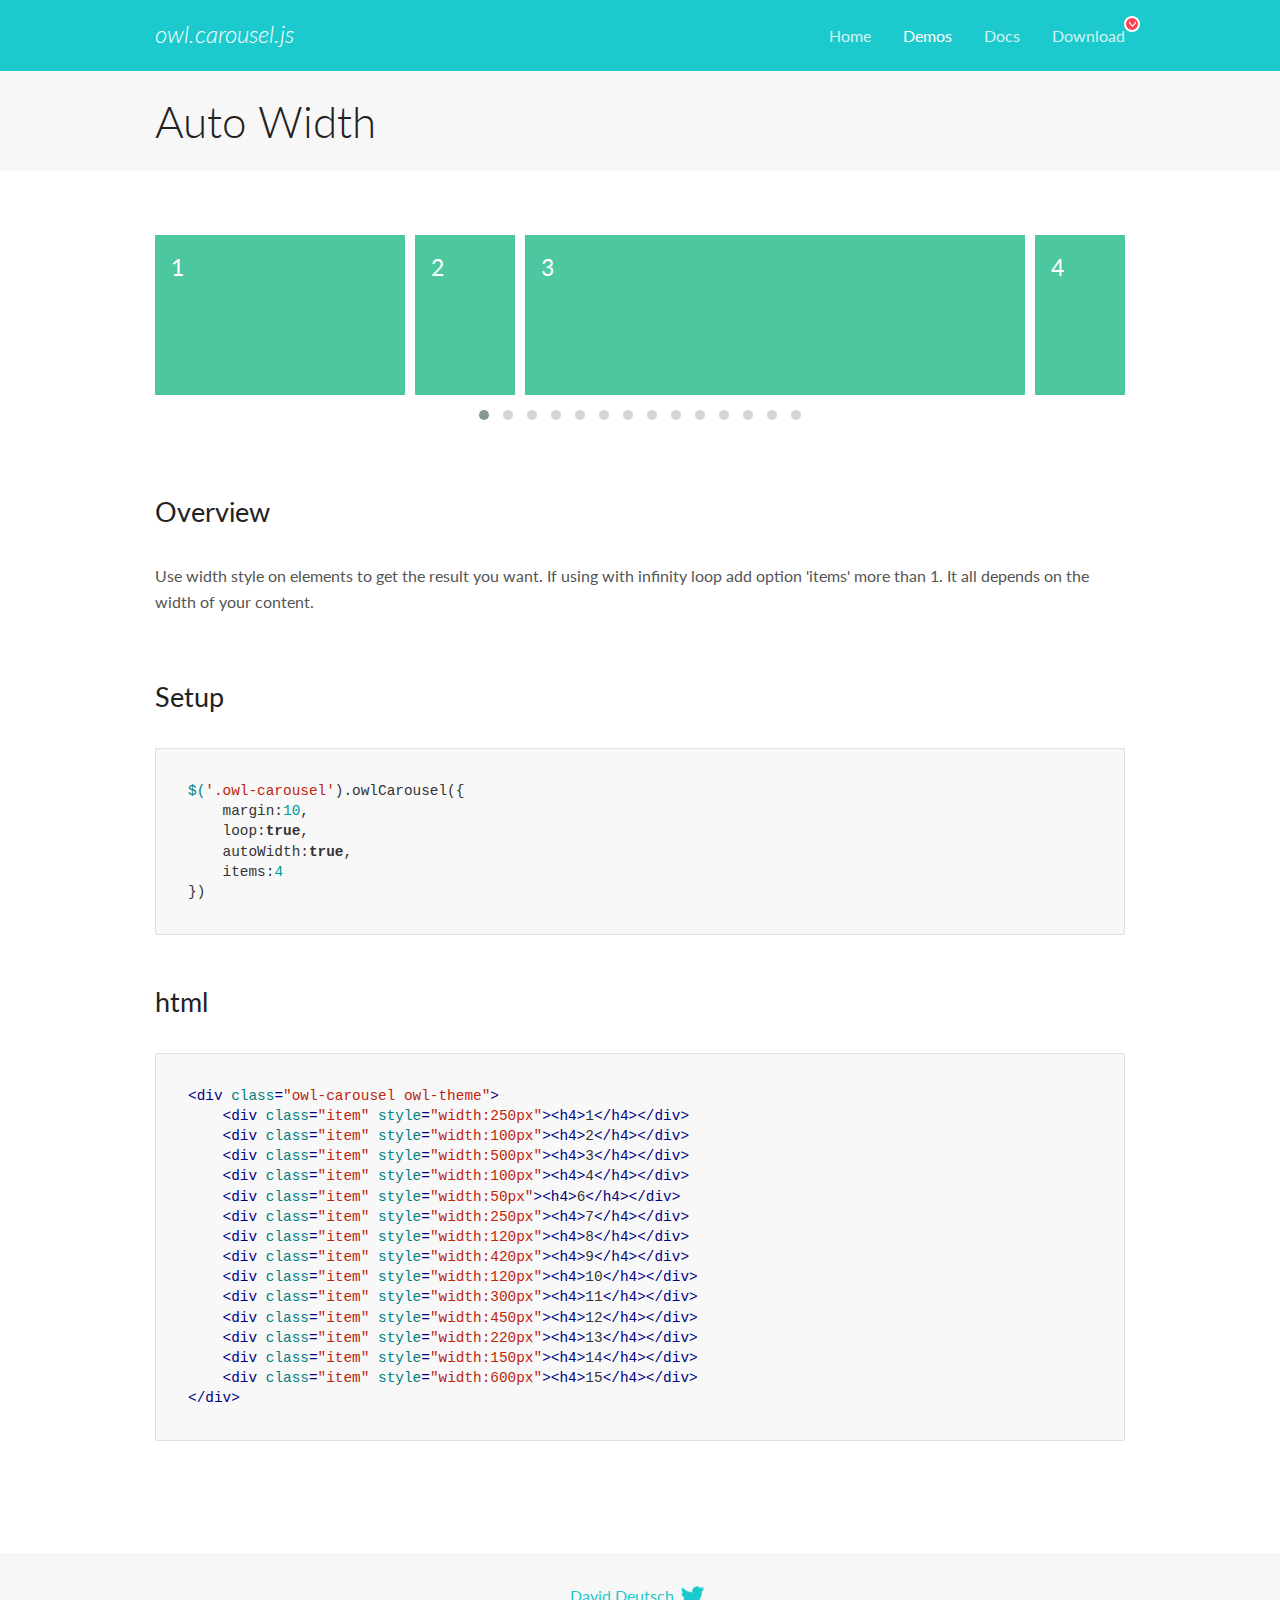
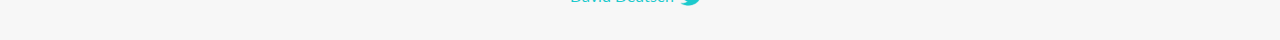
<file: OwlCarousel2-2.3.4/OwlCarousel2-2.3.4/docs/demos/autowidth.html>
<!DOCTYPE html>
<html lang="en">
  <head>

    <!-- head -->
    <meta charset="utf-8">
    <meta name="msapplication-tap-highlight" content="no" />
    <meta name="viewport" content="width=device-width, initial-scale=1.0" />
    <meta name="description" content="Auto Width">
    <meta name="author" content="David Deutsch">
    <title>
      Auto Width Demo | Owl Carousel | 2.3.4
    </title>

    <!-- Stylesheets -->
    <link href='https://fonts.googleapis.com/css?family=Lato:300,400,700,400italic,300italic' rel='stylesheet' type='text/css'>
    <link rel="stylesheet" href="../assets/css/docs.theme.min.css">

    <!-- Owl Stylesheets -->
    <link rel="stylesheet" href="../assets/owlcarousel/assets/owl.carousel.min.css">
    <link rel="stylesheet" href="../assets/owlcarousel/assets/owl.theme.default.min.css">

    <!-- HTML5 shim and Respond.js IE8 support of HTML5 elements and media queries -->

    <!--[if lt IE 9]>
      <script src="https://oss.maxcdn.com/libs/html5shiv/3.7.0/html5shiv.js"></script>
      <script src="https://oss.maxcdn.com/libs/respond.js/1.3.0/respond.min.js"></script>
    <![endif]-->

    <!-- Favicons -->
    <link rel="apple-touch-icon-precomposed" sizes="144x144" href="../assets/ico/apple-touch-icon-144-precomposed.png">
    <link rel="shortcut icon" href="../assets/ico/favicon.png">
    <link rel="shortcut icon" href="favicon.ico">

    <!-- Yeah i know js should not be in header. Its required for demos.-->

    <!-- javascript -->
    <script src="../assets/vendors/jquery.min.js"></script>
    <script src="../assets/owlcarousel/owl.carousel.js"></script>
  </head>
  <body>

    <!-- header -->
    <header class="header">
      <div class="row">
        <div class="large-12 columns">
          <div class="brand left">
            <h3>
              <a href="/OwlCarousel2/">owl.carousel.js</a> 
            </h3>
          </div>
          <a id="toggle-nav" class="right">
            <span></span> <span></span> <span></span> 
          </a> 
          <div class="nav-bar">
            <ul class="clearfix">
              <li> <a href="/OwlCarousel2/index.html">Home</a>  </li>
              <li class="active">
                <a href="/OwlCarousel2/demos/demos.html">Demos</a> 
              </li>
              <li> <a href="/OwlCarousel2/docs/started-welcome.html">Docs</a>  </li>
              <li>
                <a href="https://github.com/OwlCarousel2/OwlCarousel2/archive/2.3.4.zip">Download</a> 
                <span class="download"></span> 
              </li>
            </ul>
          </div>
        </div>
      </div>
    </header>

    <!-- title -->
    <section class="title">
      <div class="row">
        <div class="large-12 columns">
          <h1>Auto Width</h1>
        </div>
      </div>
    </section>

    <!--  Demos -->
    <section id="demos">
      <div class="row">
        <div class="large-12 columns">
          <div class="owl-carousel owl-theme">
            <div class="item" style="width:250px">
              <h4>1</h4>
            </div>
            <div class="item" style="width:100px">
              <h4>2</h4>
            </div>
            <div class="item" style="width:500px">
              <h4>3</h4>
            </div>
            <div class="item" style="width:100px">
              <h4>4</h4>
            </div>
            <div class="item" style="width:50px">
              <h4>6</h4>
            </div>
            <div class="item" style="width:250px">
              <h4>7</h4>
            </div>
            <div class="item" style="width:120px">
              <h4>8</h4>
            </div>
            <div class="item" style="width:420px">
              <h4>9</h4>
            </div>
            <div class="item" style="width:120px">
              <h4>10</h4>
            </div>
            <div class="item" style="width:300px">
              <h4>11</h4>
            </div>
            <div class="item" style="width:450px">
              <h4>12</h4>
            </div>
            <div class="item" style="width:220px">
              <h4>13</h4>
            </div>
            <div class="item" style="width:150px">
              <h4>14</h4>
            </div>
            <div class="item" style="width:600px">
              <h4>15</h4>
            </div>
          </div>
          <h3 id="overview">Overview</h3>
          <p>Use width style on elements to get the result you want. If using with infinity loop add option &#39;items&#39; more than 1. It all depends on the width of your content.</p>
          <h3 id="setup">Setup</h3>
          <pre><code>$(&#39;.owl-carousel&#39;).owlCarousel({
    margin:10,
    loop:true,
    autoWidth:true,
    items:4
})</code></pre>
          <h3 id="html">html</h3>
          <pre><code>&lt;div class=&quot;owl-carousel owl-theme&quot;&gt;
    &lt;div class=&quot;item&quot; style=&quot;width:250px&quot;&gt;&lt;h4&gt;1&lt;/h4&gt;&lt;/div&gt;
    &lt;div class=&quot;item&quot; style=&quot;width:100px&quot;&gt;&lt;h4&gt;2&lt;/h4&gt;&lt;/div&gt;
    &lt;div class=&quot;item&quot; style=&quot;width:500px&quot;&gt;&lt;h4&gt;3&lt;/h4&gt;&lt;/div&gt;
    &lt;div class=&quot;item&quot; style=&quot;width:100px&quot;&gt;&lt;h4&gt;4&lt;/h4&gt;&lt;/div&gt;
    &lt;div class=&quot;item&quot; style=&quot;width:50px&quot;&gt;&lt;h4&gt;6&lt;/h4&gt;&lt;/div&gt;
    &lt;div class=&quot;item&quot; style=&quot;width:250px&quot;&gt;&lt;h4&gt;7&lt;/h4&gt;&lt;/div&gt;
    &lt;div class=&quot;item&quot; style=&quot;width:120px&quot;&gt;&lt;h4&gt;8&lt;/h4&gt;&lt;/div&gt;
    &lt;div class=&quot;item&quot; style=&quot;width:420px&quot;&gt;&lt;h4&gt;9&lt;/h4&gt;&lt;/div&gt;
    &lt;div class=&quot;item&quot; style=&quot;width:120px&quot;&gt;&lt;h4&gt;10&lt;/h4&gt;&lt;/div&gt;
    &lt;div class=&quot;item&quot; style=&quot;width:300px&quot;&gt;&lt;h4&gt;11&lt;/h4&gt;&lt;/div&gt;
    &lt;div class=&quot;item&quot; style=&quot;width:450px&quot;&gt;&lt;h4&gt;12&lt;/h4&gt;&lt;/div&gt;
    &lt;div class=&quot;item&quot; style=&quot;width:220px&quot;&gt;&lt;h4&gt;13&lt;/h4&gt;&lt;/div&gt;
    &lt;div class=&quot;item&quot; style=&quot;width:150px&quot;&gt;&lt;h4&gt;14&lt;/h4&gt;&lt;/div&gt;
    &lt;div class=&quot;item&quot; style=&quot;width:600px&quot;&gt;&lt;h4&gt;15&lt;/h4&gt;&lt;/div&gt;
&lt;/div&gt;</code></pre>
          <script>
            $(document).ready(function() {
              $('.owl-carousel').owlCarousel({
                margin: 10,
                loop: true,
                autoWidth: true,
                items: 4
              })
            })
          </script>
        </div>
      </div>
    </section>

    <!-- footer -->
    <footer class="footer">
      <div class="row">
        <div class="large-12 columns">
          <h5>
            <a href="/OwlCarousel2/docs/support-contact.html">David Deutsch</a> 
            <a id="custom-tweet-button" href="https://twitter.com/share?url=https://github.com/OwlCarousel2/OwlCarousel2&text=Owl Carousel - This is so awesome! " target="_blank"></a> 
          </h5>
        </div>
      </div>
    </footer>

    <!-- vendors -->
    <script src="../assets/vendors/highlight.js"></script>
    <script src="../assets/js/app.js"></script>
  </body>
</html>
</file>
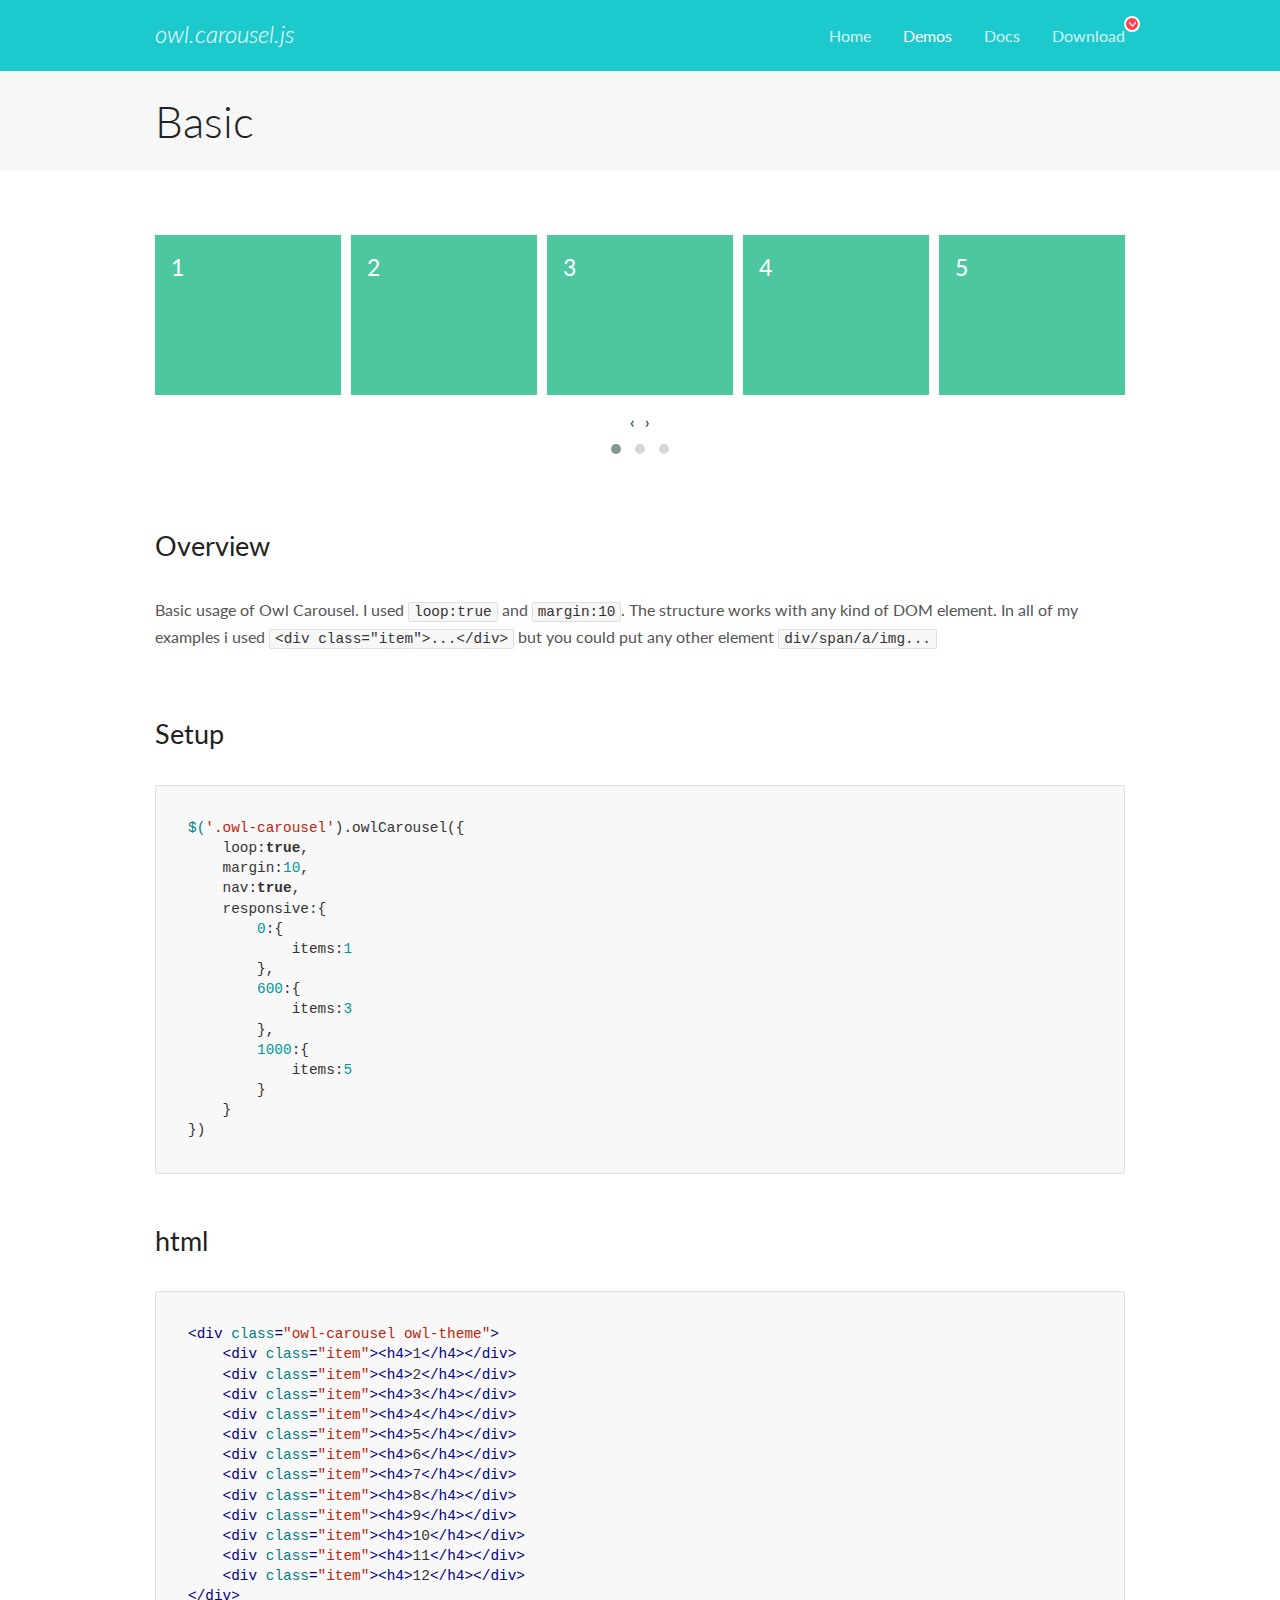
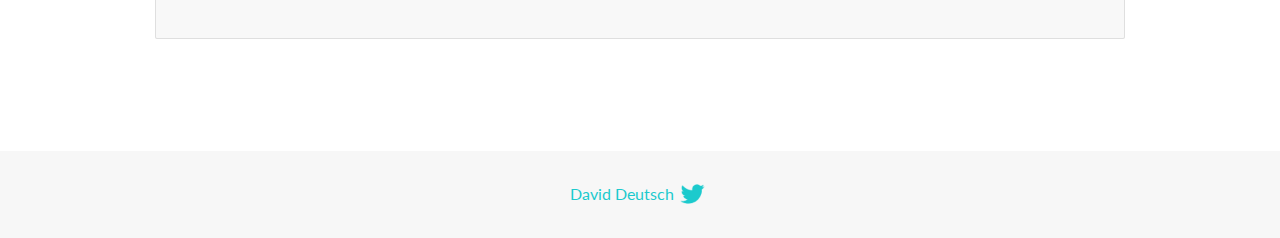
<file: OwlCarousel2-2.3.4/OwlCarousel2-2.3.4/docs/demos/basic.html>
<!DOCTYPE html>
<html lang="en">
  <head>

    <!-- head -->
    <meta charset="utf-8">
    <meta name="msapplication-tap-highlight" content="no" />
    <meta name="viewport" content="width=device-width, initial-scale=1.0" />
    <meta name="description" content="Basic usage demo">
    <meta name="author" content="David Deutsch">
    <title>
      Basic Demo | Owl Carousel | 2.3.4
    </title>

    <!-- Stylesheets -->
    <link href='https://fonts.googleapis.com/css?family=Lato:300,400,700,400italic,300italic' rel='stylesheet' type='text/css'>
    <link rel="stylesheet" href="../assets/css/docs.theme.min.css">

    <!-- Owl Stylesheets -->
    <link rel="stylesheet" href="../assets/owlcarousel/assets/owl.carousel.min.css">
    <link rel="stylesheet" href="../assets/owlcarousel/assets/owl.theme.default.min.css">

    <!-- HTML5 shim and Respond.js IE8 support of HTML5 elements and media queries -->

    <!--[if lt IE 9]>
      <script src="https://oss.maxcdn.com/libs/html5shiv/3.7.0/html5shiv.js"></script>
      <script src="https://oss.maxcdn.com/libs/respond.js/1.3.0/respond.min.js"></script>
    <![endif]-->

    <!-- Favicons -->
    <link rel="apple-touch-icon-precomposed" sizes="144x144" href="../assets/ico/apple-touch-icon-144-precomposed.png">
    <link rel="shortcut icon" href="../assets/ico/favicon.png">
    <link rel="shortcut icon" href="favicon.ico">

    <!-- Yeah i know js should not be in header. Its required for demos.-->

    <!-- javascript -->
    <script src="../assets/vendors/jquery.min.js"></script>
    <script src="../assets/owlcarousel/owl.carousel.js"></script>
  </head>
  <body>

    <!-- header -->
    <header class="header">
      <div class="row">
        <div class="large-12 columns">
          <div class="brand left">
            <h3>
              <a href="/OwlCarousel2/">owl.carousel.js</a> 
            </h3>
          </div>
          <a id="toggle-nav" class="right">
            <span></span> <span></span> <span></span> 
          </a> 
          <div class="nav-bar">
            <ul class="clearfix">
              <li> <a href="/OwlCarousel2/index.html">Home</a>  </li>
              <li class="active">
                <a href="/OwlCarousel2/demos/demos.html">Demos</a> 
              </li>
              <li> <a href="/OwlCarousel2/docs/started-welcome.html">Docs</a>  </li>
              <li>
                <a href="https://github.com/OwlCarousel2/OwlCarousel2/archive/2.3.4.zip">Download</a> 
                <span class="download"></span> 
              </li>
            </ul>
          </div>
        </div>
      </div>
    </header>

    <!-- title -->
    <section class="title">
      <div class="row">
        <div class="large-12 columns">
          <h1>Basic</h1>
        </div>
      </div>
    </section>

    <!--  Demos -->
    <section id="demos">
      <div class="row">
        <div class="large-12 columns">
          <div class="owl-carousel owl-theme">
            <div class="item">
              <h4>1</h4>
            </div>
            <div class="item">
              <h4>2</h4>
            </div>
            <div class="item">
              <h4>3</h4>
            </div>
            <div class="item">
              <h4>4</h4>
            </div>
            <div class="item">
              <h4>5</h4>
            </div>
            <div class="item">
              <h4>6</h4>
            </div>
            <div class="item">
              <h4>7</h4>
            </div>
            <div class="item">
              <h4>8</h4>
            </div>
            <div class="item">
              <h4>9</h4>
            </div>
            <div class="item">
              <h4>10</h4>
            </div>
            <div class="item">
              <h4>11</h4>
            </div>
            <div class="item">
              <h4>12</h4>
            </div>
          </div>
          <h3 id="overview">Overview</h3>
          <p>Basic usage of Owl Carousel. I used <code>loop:true</code> and <code>margin:10</code>. The structure works with any kind of DOM element. In all of my examples i used <code>&lt;div class=&quot;item&quot;&gt;...&lt;/div&gt;</code> but you could
            put any other element <code>div/span/a/img...</code></p>
          <h3 id="setup">Setup</h3>
          <pre><code>$(&#39;.owl-carousel&#39;).owlCarousel({
    loop:true,
    margin:10,
    nav:true,
    responsive:{
        0:{
            items:1
        },
        600:{
            items:3
        },
        1000:{
            items:5
        }
    }
})</code></pre>
          <h3 id="html">html</h3>
          <pre><code>&lt;div class=&quot;owl-carousel owl-theme&quot;&gt;
    &lt;div class=&quot;item&quot;&gt;&lt;h4&gt;1&lt;/h4&gt;&lt;/div&gt;
    &lt;div class=&quot;item&quot;&gt;&lt;h4&gt;2&lt;/h4&gt;&lt;/div&gt;
    &lt;div class=&quot;item&quot;&gt;&lt;h4&gt;3&lt;/h4&gt;&lt;/div&gt;
    &lt;div class=&quot;item&quot;&gt;&lt;h4&gt;4&lt;/h4&gt;&lt;/div&gt;
    &lt;div class=&quot;item&quot;&gt;&lt;h4&gt;5&lt;/h4&gt;&lt;/div&gt;
    &lt;div class=&quot;item&quot;&gt;&lt;h4&gt;6&lt;/h4&gt;&lt;/div&gt;
    &lt;div class=&quot;item&quot;&gt;&lt;h4&gt;7&lt;/h4&gt;&lt;/div&gt;
    &lt;div class=&quot;item&quot;&gt;&lt;h4&gt;8&lt;/h4&gt;&lt;/div&gt;
    &lt;div class=&quot;item&quot;&gt;&lt;h4&gt;9&lt;/h4&gt;&lt;/div&gt;
    &lt;div class=&quot;item&quot;&gt;&lt;h4&gt;10&lt;/h4&gt;&lt;/div&gt;
    &lt;div class=&quot;item&quot;&gt;&lt;h4&gt;11&lt;/h4&gt;&lt;/div&gt;
    &lt;div class=&quot;item&quot;&gt;&lt;h4&gt;12&lt;/h4&gt;&lt;/div&gt;
&lt;/div&gt;</code></pre>
          <script>
            $(document).ready(function() {
              var owl = $('.owl-carousel');
              owl.owlCarousel({
                margin: 10,
                nav: true,
                loop: true,
                responsive: {
                  0: {
                    items: 1
                  },
                  600: {
                    items: 3
                  },
                  1000: {
                    items: 5
                  }
                }
              })
            })
          </script>
        </div>
      </div>
    </section>

    <!-- footer -->
    <footer class="footer">
      <div class="row">
        <div class="large-12 columns">
          <h5>
            <a href="/OwlCarousel2/docs/support-contact.html">David Deutsch</a> 
            <a id="custom-tweet-button" href="https://twitter.com/share?url=https://github.com/OwlCarousel2/OwlCarousel2&text=Owl Carousel - This is so awesome! " target="_blank"></a> 
          </h5>
        </div>
      </div>
    </footer>

    <!-- vendors -->
    <script src="../assets/vendors/highlight.js"></script>
    <script src="../assets/js/app.js"></script>
  </body>
</html>
</file>
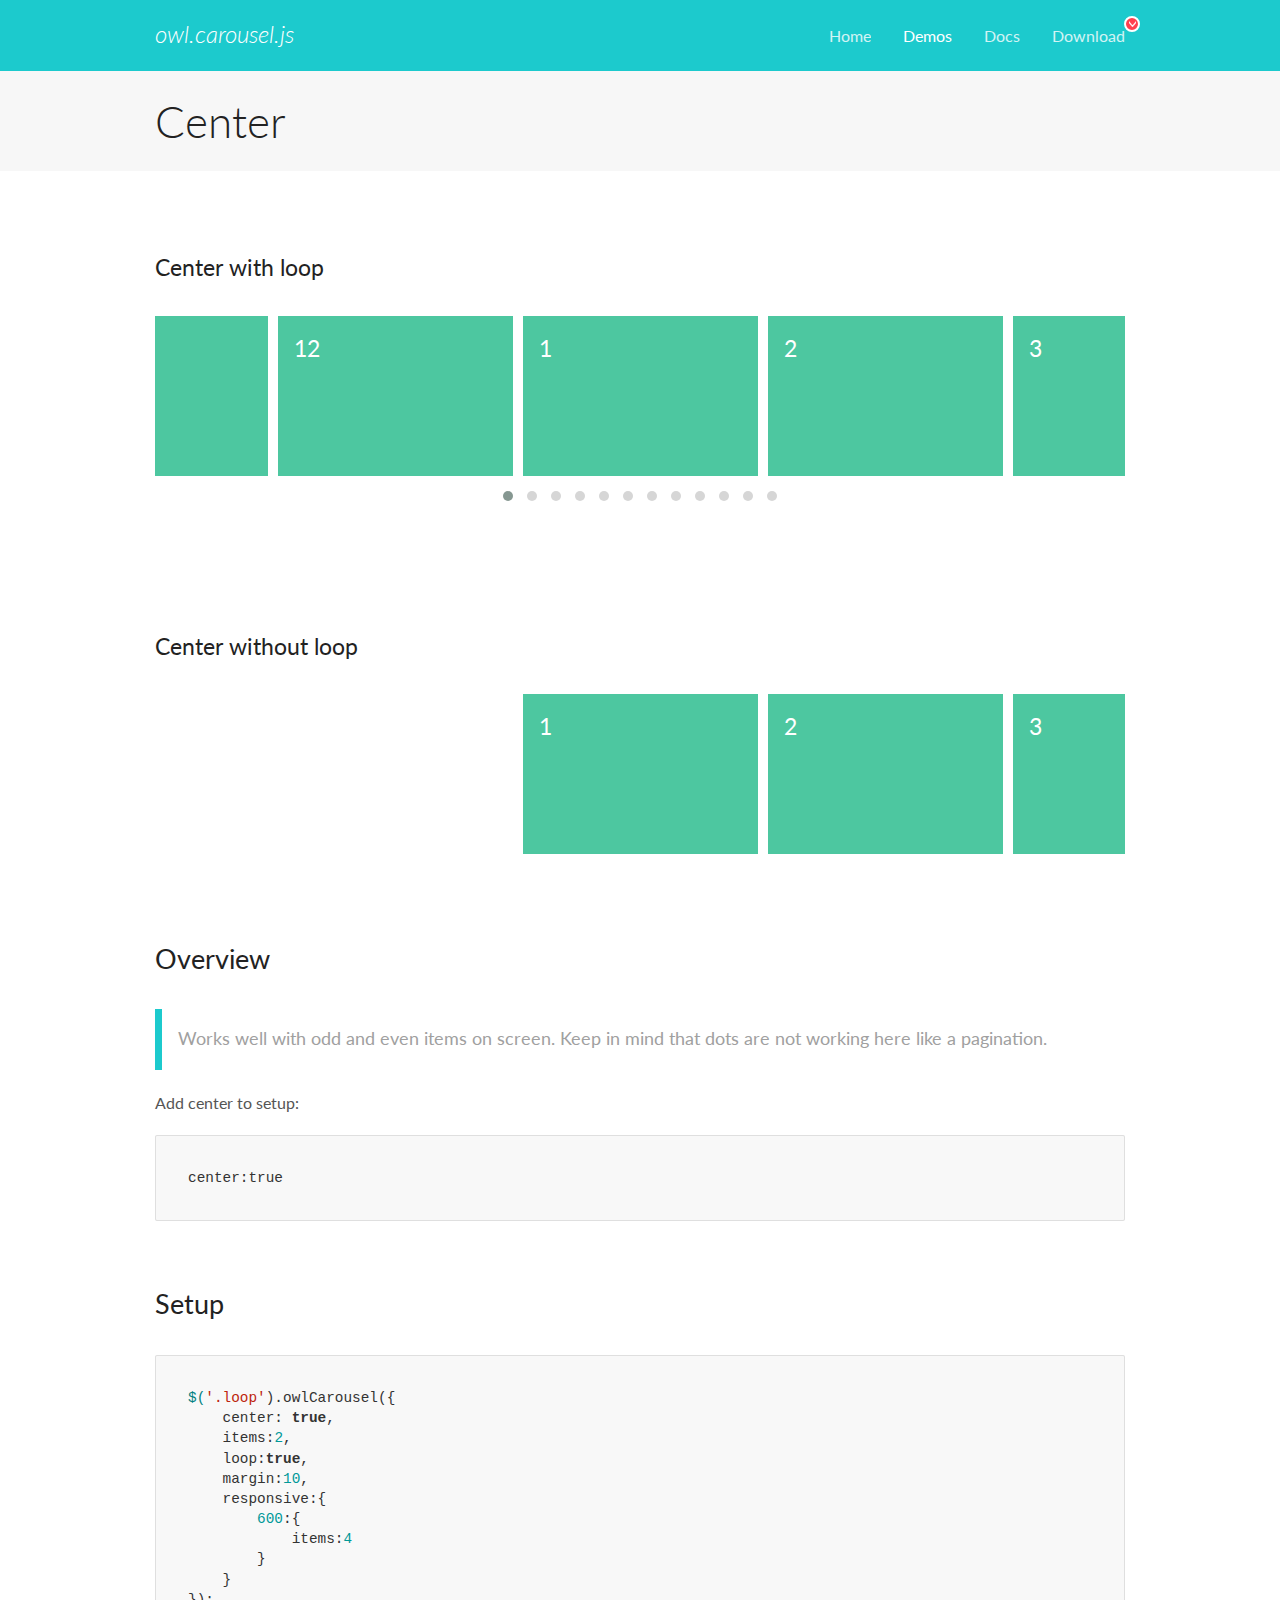
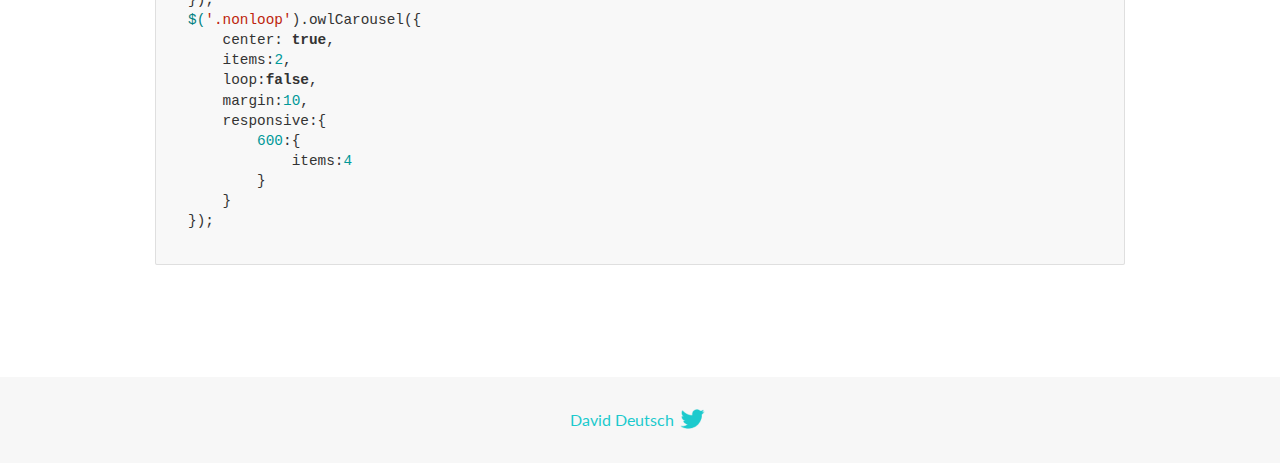
<file: OwlCarousel2-2.3.4/OwlCarousel2-2.3.4/docs/demos/center.html>
<!DOCTYPE html>
<html lang="en">
  <head>

    <!-- head -->
    <meta charset="utf-8">
    <meta name="msapplication-tap-highlight" content="no" />
    <meta name="viewport" content="width=device-width, initial-scale=1.0" />
    <meta name="description" content="Center carousel">
    <meta name="author" content="David Deutsch">
    <title>
      Center Demo | Owl Carousel | 2.3.4
    </title>

    <!-- Stylesheets -->
    <link href='https://fonts.googleapis.com/css?family=Lato:300,400,700,400italic,300italic' rel='stylesheet' type='text/css'>
    <link rel="stylesheet" href="../assets/css/docs.theme.min.css">

    <!-- Owl Stylesheets -->
    <link rel="stylesheet" href="../assets/owlcarousel/assets/owl.carousel.min.css">
    <link rel="stylesheet" href="../assets/owlcarousel/assets/owl.theme.default.min.css">

    <!-- HTML5 shim and Respond.js IE8 support of HTML5 elements and media queries -->

    <!--[if lt IE 9]>
      <script src="https://oss.maxcdn.com/libs/html5shiv/3.7.0/html5shiv.js"></script>
      <script src="https://oss.maxcdn.com/libs/respond.js/1.3.0/respond.min.js"></script>
    <![endif]-->

    <!-- Favicons -->
    <link rel="apple-touch-icon-precomposed" sizes="144x144" href="../assets/ico/apple-touch-icon-144-precomposed.png">
    <link rel="shortcut icon" href="../assets/ico/favicon.png">
    <link rel="shortcut icon" href="favicon.ico">

    <!-- Yeah i know js should not be in header. Its required for demos.-->

    <!-- javascript -->
    <script src="../assets/vendors/jquery.min.js"></script>
    <script src="../assets/owlcarousel/owl.carousel.js"></script>
  </head>
  <body>

    <!-- header -->
    <header class="header">
      <div class="row">
        <div class="large-12 columns">
          <div class="brand left">
            <h3>
              <a href="/OwlCarousel2/">owl.carousel.js</a> 
            </h3>
          </div>
          <a id="toggle-nav" class="right">
            <span></span> <span></span> <span></span> 
          </a> 
          <div class="nav-bar">
            <ul class="clearfix">
              <li> <a href="/OwlCarousel2/index.html">Home</a>  </li>
              <li class="active">
                <a href="/OwlCarousel2/demos/demos.html">Demos</a> 
              </li>
              <li> <a href="/OwlCarousel2/docs/started-welcome.html">Docs</a>  </li>
              <li>
                <a href="https://github.com/OwlCarousel2/OwlCarousel2/archive/2.3.4.zip">Download</a> 
                <span class="download"></span> 
              </li>
            </ul>
          </div>
        </div>
      </div>
    </header>

    <!-- title -->
    <section class="title">
      <div class="row">
        <div class="large-12 columns">
          <h1>Center</h1>
        </div>
      </div>
    </section>

    <!--  Demos -->
    <section id="demos">
      <div class="row">
        <div class="large-12 columns">
          <h4 id="center-with-loop">Center with loop</h4>
          <div class="loop owl-carousel owl-theme">
            <div class="item">
              <h4>1</h4>
            </div>
            <div class="item">
              <h4>2</h4>
            </div>
            <div class="item">
              <h4>3</h4>
            </div>
            <div class="item">
              <h4>4</h4>
            </div>
            <div class="item">
              <h4>5</h4>
            </div>
            <div class="item">
              <h4>6</h4>
            </div>
            <div class="item">
              <h4>7</h4>
            </div>
            <div class="item">
              <h4>8</h4>
            </div>
            <div class="item">
              <h4>9</h4>
            </div>
            <div class="item">
              <h4>10</h4>
            </div>
            <div class="item">
              <h4>11</h4>
            </div>
            <div class="item">
              <h4>12</h4>
            </div>
          </div>
          <br>
          <h4 id="center-without-loop">Center without loop</h4>
          <div class="nonloop owl-carousel">
            <div class="item">
              <h4>1</h4>
            </div>
            <div class="item">
              <h4>2</h4>
            </div>
            <div class="item">
              <h4>3</h4>
            </div>
            <div class="item">
              <h4>4</h4>
            </div>
            <div class="item">
              <h4>5</h4>
            </div>
            <div class="item">
              <h4>6</h4>
            </div>
            <div class="item">
              <h4>7</h4>
            </div>
            <div class="item">
              <h4>8</h4>
            </div>
            <div class="item">
              <h4>9</h4>
            </div>
            <div class="item">
              <h4>10</h4>
            </div>
            <div class="item">
              <h4>11</h4>
            </div>
            <div class="item">
              <h4>12</h4>
            </div>
          </div>
          <h3 id="overview">Overview</h3>
          <blockquote>
            <p>Works well with odd and even items on screen. Keep in mind that dots are not working here like a pagination.</p>
          </blockquote>
          <p>Add center to setup:</p>
          <pre><code>center:true</code></pre>
          <h3 id="setup">Setup</h3>
          <pre><code>$(&#39;.loop&#39;).owlCarousel({
    center: true,
    items:2,
    loop:true,
    margin:10,
    responsive:{
        600:{
            items:4
        }
    }
});
$(&#39;.nonloop&#39;).owlCarousel({
    center: true,
    items:2,
    loop:false,
    margin:10,
    responsive:{
        600:{
            items:4
        }
    }
});</code></pre>
          <script>
            jQuery(document).ready(function($) {
              $('.loop').owlCarousel({
                center: true,
                items: 2,
                loop: true,
                margin: 10,
                responsive: {
                  600: {
                    items: 4
                  }
                }
              });
              $('.nonloop').owlCarousel({
                center: true,
                items: 2,
                loop: false,
                margin: 10,
                responsive: {
                  600: {
                    items: 4
                  }
                }
              });
            });
          </script>
        </div>
      </div>
    </section>

    <!-- footer -->
    <footer class="footer">
      <div class="row">
        <div class="large-12 columns">
          <h5>
            <a href="/OwlCarousel2/docs/support-contact.html">David Deutsch</a> 
            <a id="custom-tweet-button" href="https://twitter.com/share?url=https://github.com/OwlCarousel2/OwlCarousel2&text=Owl Carousel - This is so awesome! " target="_blank"></a> 
          </h5>
        </div>
      </div>
    </footer>

    <!-- vendors -->
    <script src="../assets/vendors/highlight.js"></script>
    <script src="../assets/js/app.js"></script>
  </body>
</html>
</file>
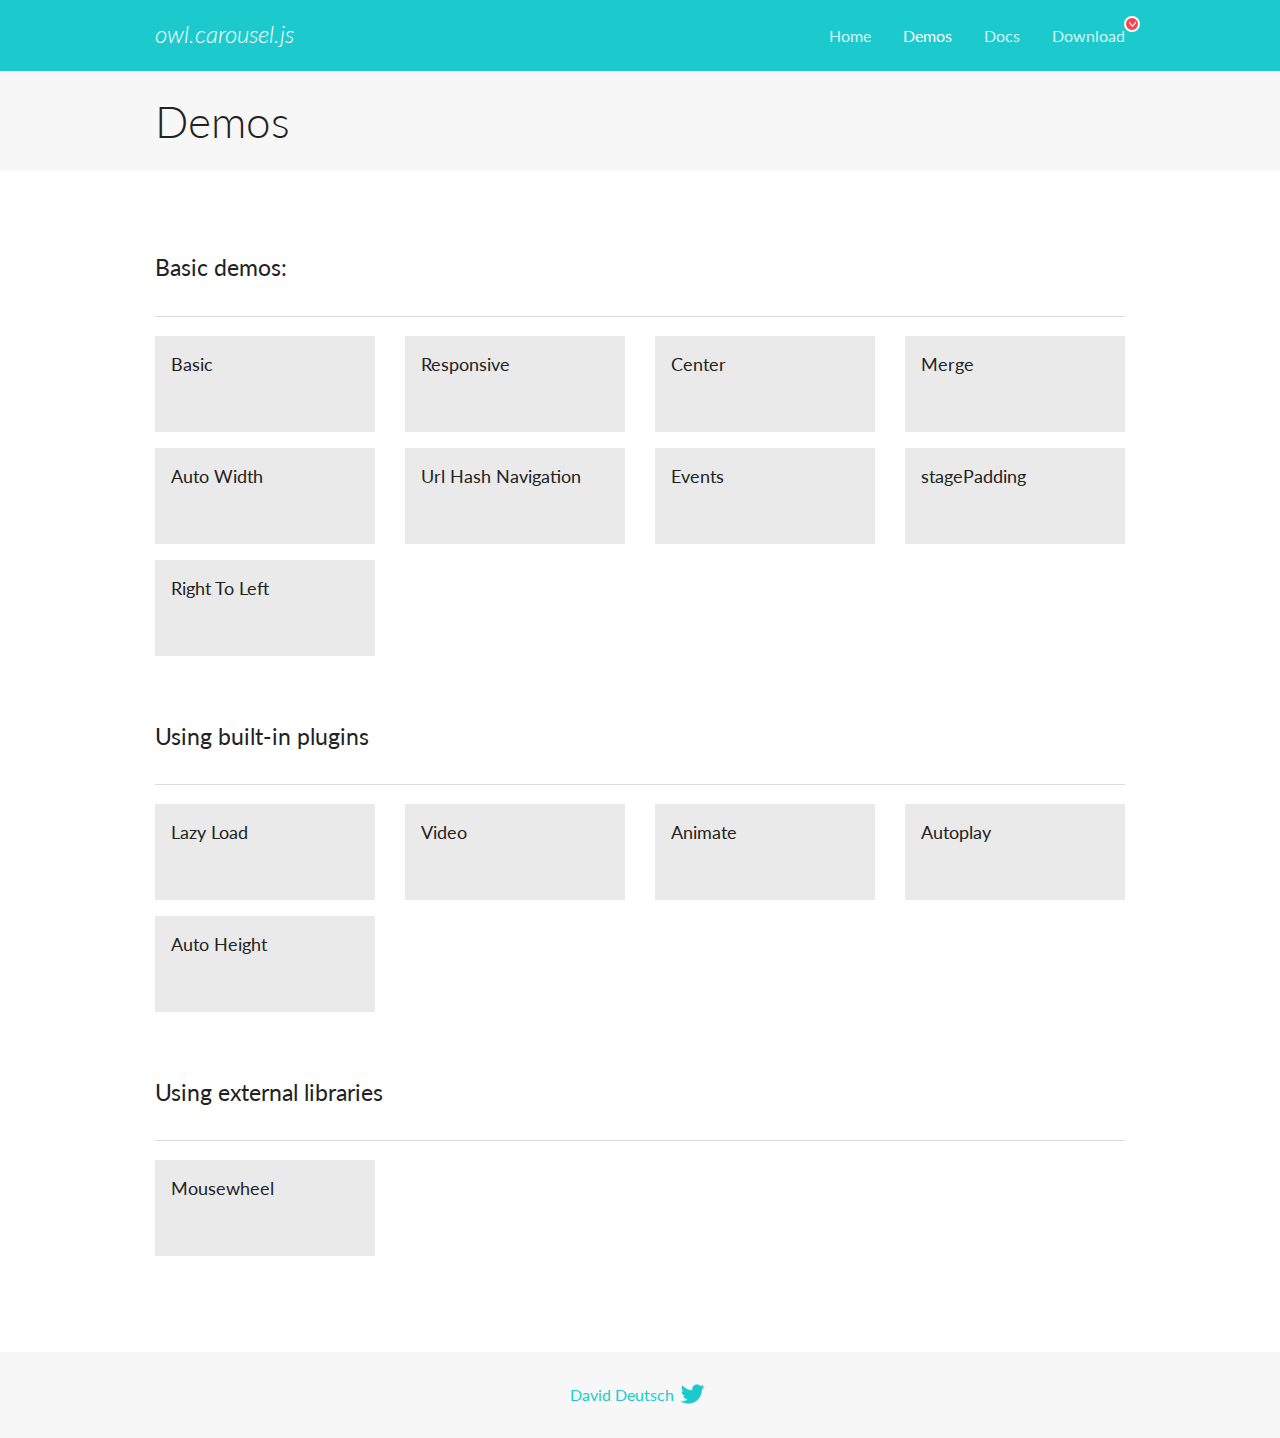
<file: OwlCarousel2-2.3.4/OwlCarousel2-2.3.4/docs/demos/demos.html>
<!DOCTYPE html>
<html lang="en">
  <head>

    <!-- head -->
    <meta charset="utf-8">
    <meta name="msapplication-tap-highlight" content="no" />
    <meta name="viewport" content="width=device-width, initial-scale=1.0" />
    <meta name="description" content="A list of Owl Carousel examples.">
    <meta name="author" content="David Deutsch">
    <title>
      Demos | Owl Carousel | 2.3.4
    </title>

    <!-- Stylesheets -->
    <link href='https://fonts.googleapis.com/css?family=Lato:300,400,700,400italic,300italic' rel='stylesheet' type='text/css'>
    <link rel="stylesheet" href="../assets/css/docs.theme.min.css">

    <!-- Owl Stylesheets -->
    <link rel="stylesheet" href="../assets/owlcarousel/assets/owl.carousel.min.css">
    <link rel="stylesheet" href="../assets/owlcarousel/assets/owl.theme.default.min.css">

    <!-- HTML5 shim and Respond.js IE8 support of HTML5 elements and media queries -->

    <!--[if lt IE 9]>
      <script src="https://oss.maxcdn.com/libs/html5shiv/3.7.0/html5shiv.js"></script>
      <script src="https://oss.maxcdn.com/libs/respond.js/1.3.0/respond.min.js"></script>
    <![endif]-->

    <!-- Favicons -->
    <link rel="apple-touch-icon-precomposed" sizes="144x144" href="../assets/ico/apple-touch-icon-144-precomposed.png">
    <link rel="shortcut icon" href="../assets/ico/favicon.png">
    <link rel="shortcut icon" href="favicon.ico">

    <!-- Yeah i know js should not be in header. Its required for demos.-->

    <!-- javascript -->
    <script src="../assets/vendors/jquery.min.js"></script>
    <script src="../assets/owlcarousel/owl.carousel.js"></script>
  </head>
  <body>

    <!-- header -->
    <header class="header">
      <div class="row">
        <div class="large-12 columns">
          <div class="brand left">
            <h3>
              <a href="/OwlCarousel2/">owl.carousel.js</a> 
            </h3>
          </div>
          <a id="toggle-nav" class="right">
            <span></span> <span></span> <span></span> 
          </a> 
          <div class="nav-bar">
            <ul class="clearfix">
              <li> <a href="/OwlCarousel2/index.html">Home</a>  </li>
              <li class="active">
                <a href="/OwlCarousel2/demos/demos.html">Demos</a> 
              </li>
              <li> <a href="/OwlCarousel2/docs/started-welcome.html">Docs</a>  </li>
              <li>
                <a href="https://github.com/OwlCarousel2/OwlCarousel2/archive/2.3.4.zip">Download</a> 
                <span class="download"></span> 
              </li>
            </ul>
          </div>
        </div>
      </div>
    </header>

    <!-- title -->
    <section class="title">
      <div class="row">
        <div class="large-12 columns">
          <h1>Demos</h1>
        </div>
      </div>
    </section>

    <!--  Demos -->
    <section id="demos">
      <div class="row">
        <div class="large-12 columns">
          <h4 id="basic-demos-">Basic demos:</h4>
          <hr>
          <div class="demo-list">
            <div class="row">
              <div class="small-6 medium-4 large-3 columns">
                <a href="basic.html" class="demo-block">
                  <h5>Basic </h5>
                </a> 
              </div>
              <div class="small-6 medium-4 large-3 columns">
                <a href="responsive.html" class="demo-block">
                  <h5>Responsive </h5>
                </a> 
              </div>
              <div class="small-6 medium-4 large-3 columns">
                <a href="center.html" class="demo-block">
                  <h5>Center </h5>
                </a> 
              </div>
              <div class="small-6 medium-4 large-3 columns">
                <a href="merge.html" class="demo-block">
                  <h5>Merge </h5>
                </a> 
              </div>
              <div class="small-6 medium-4 large-3 columns">
                <a href="autowidth.html" class="demo-block">
                  <h5>Auto Width </h5>
                </a> 
              </div>
              <div class="small-6 medium-4 large-3 columns">
                <a href="urlhashnav.html" class="demo-block">
                  <h5>Url Hash Navigation </h5>
                </a> 
              </div>
              <div class="small-6 medium-4 large-3 columns">
                <a href="events.html" class="demo-block">
                  <h5>Events </h5>
                </a> 
              </div>
              <div class="small-6 medium-4 large-3 columns">
                <a href="stagepadding.html" class="demo-block">
                  <h5>stagePadding </h5>
                </a> 
              </div>
              <div class="small-6 medium-4 large-3 columns">
                <a href="rtl.html" class="demo-block">
                  <h5>Right To Left </h5>
                </a> 
              </div>
            </div>
          </div>
          <h4 id="using-built-in-plugins">Using built-in plugins</h4>
          <hr>
          <div class="demo-list">
            <div class="row">
              <div class="small-6 medium-4 large-3 columns">
                <a href="lazyLoad.html" class="demo-block">
                  <h5>Lazy Load </h5>
                </a> 
              </div>
              <div class="small-6 medium-4 large-3 columns">
                <a href="video.html" class="demo-block">
                  <h5>Video </h5>
                </a> 
              </div>
              <div class="small-6 medium-4 large-3 columns">
                <a href="animate.html" class="demo-block">
                  <h5>Animate </h5>
                </a> 
              </div>
              <div class="small-6 medium-4 large-3 columns">
                <a href="autoplay.html" class="demo-block">
                  <h5>Autoplay </h5>
                </a> 
              </div>
              <div class="small-6 medium-4 large-3 columns">
                <a href="autoheight.html" class="demo-block">
                  <h5>Auto Height </h5>
                </a> 
              </div>
            </div>
          </div>
          <h4 id="using-external-libraries">Using external libraries</h4>
          <hr>
          <div class="demo-list">
            <div class="row">
              <div class="small-6 medium-4 large-3 columns">
                <a href="mousewheel.html" class="demo-block">
                  <h5>Mousewheel </h5>
                </a> 
              </div>
            </div>
          </div>
        </div>
      </div>
    </section>

    <!-- footer -->
    <footer class="footer">
      <div class="row">
        <div class="large-12 columns">
          <h5>
            <a href="/OwlCarousel2/docs/support-contact.html">David Deutsch</a> 
            <a id="custom-tweet-button" href="https://twitter.com/share?url=https://github.com/OwlCarousel2/OwlCarousel2&text=Owl Carousel - This is so awesome! " target="_blank"></a> 
          </h5>
        </div>
      </div>
    </footer>

    <!-- vendors -->
    <script src="../assets/vendors/highlight.js"></script>
    <script src="../assets/js/app.js"></script>
  </body>
</html>
</file>
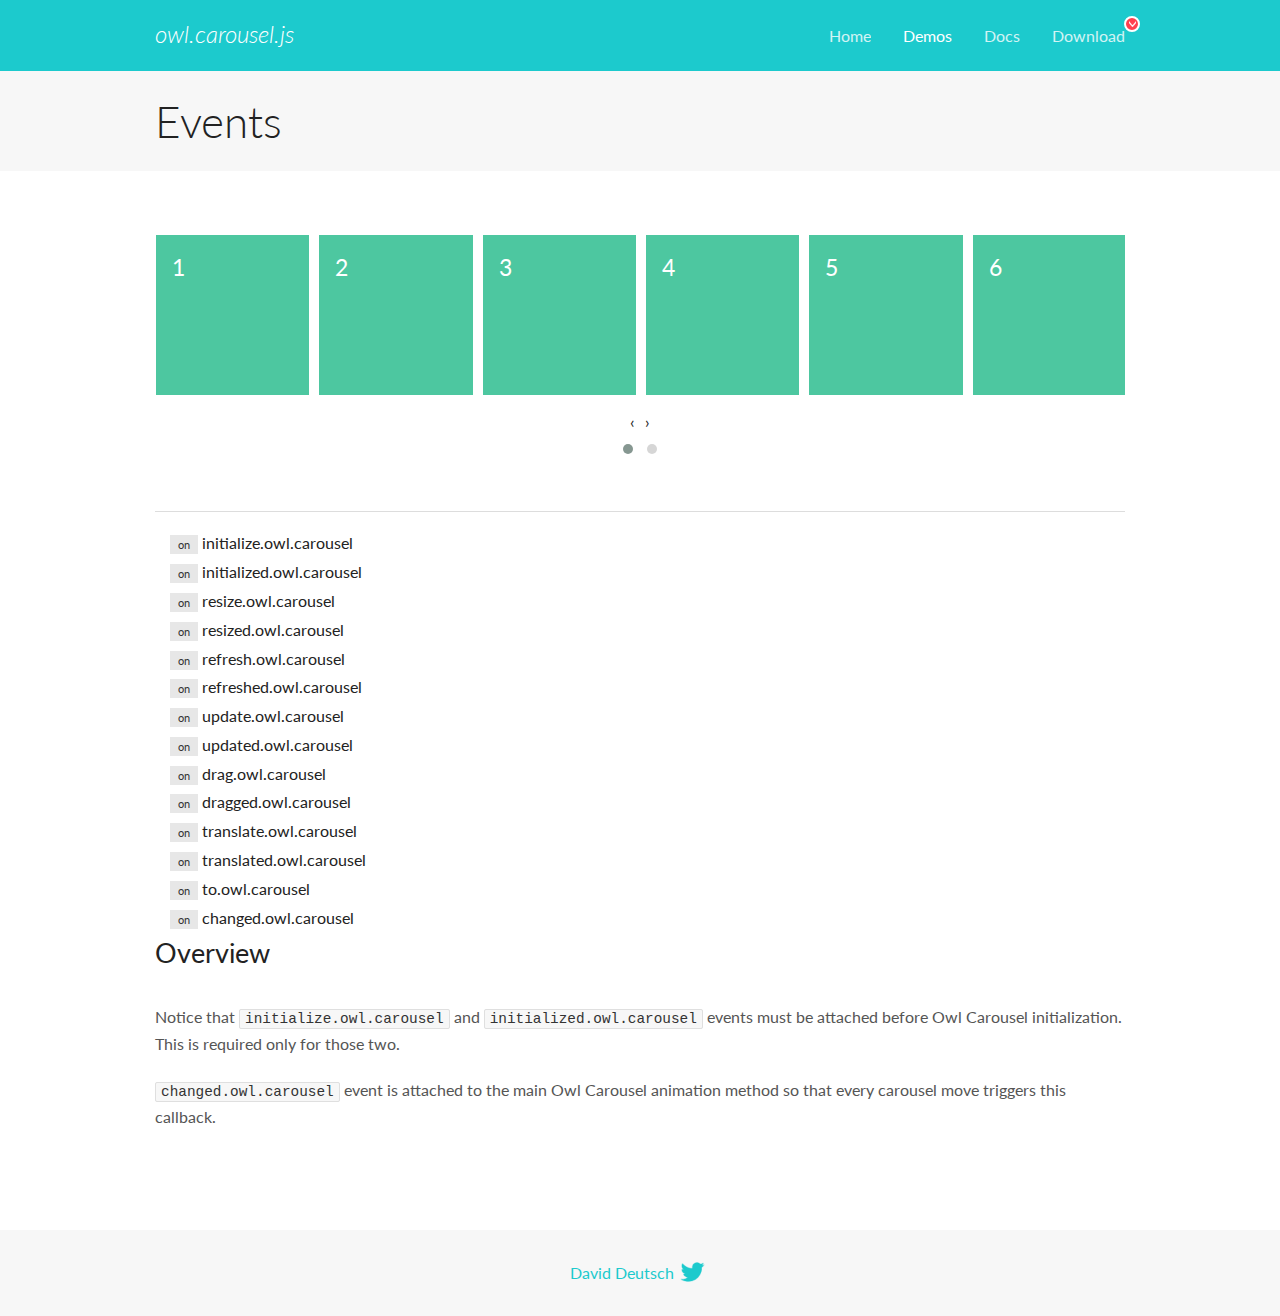
<file: OwlCarousel2-2.3.4/OwlCarousel2-2.3.4/docs/demos/events.html>
<!DOCTYPE html>
<html lang="en">
  <head>

    <!-- head -->
    <meta charset="utf-8">
    <meta name="msapplication-tap-highlight" content="no" />
    <meta name="viewport" content="width=device-width, initial-scale=1.0" />
    <meta name="description" content="Events usage demo">
    <meta name="author" content="David Deutsch">
    <title>
      Events Demo | Owl Carousel | 2.3.4
    </title>

    <!-- Stylesheets -->
    <link href='https://fonts.googleapis.com/css?family=Lato:300,400,700,400italic,300italic' rel='stylesheet' type='text/css'>
    <link rel="stylesheet" href="../assets/css/docs.theme.min.css">

    <!-- Owl Stylesheets -->
    <link rel="stylesheet" href="../assets/owlcarousel/assets/owl.carousel.min.css">
    <link rel="stylesheet" href="../assets/owlcarousel/assets/owl.theme.default.min.css">

    <!-- HTML5 shim and Respond.js IE8 support of HTML5 elements and media queries -->

    <!--[if lt IE 9]>
      <script src="https://oss.maxcdn.com/libs/html5shiv/3.7.0/html5shiv.js"></script>
      <script src="https://oss.maxcdn.com/libs/respond.js/1.3.0/respond.min.js"></script>
    <![endif]-->

    <!-- Favicons -->
    <link rel="apple-touch-icon-precomposed" sizes="144x144" href="../assets/ico/apple-touch-icon-144-precomposed.png">
    <link rel="shortcut icon" href="../assets/ico/favicon.png">
    <link rel="shortcut icon" href="favicon.ico">

    <!-- Yeah i know js should not be in header. Its required for demos.-->

    <!-- javascript -->
    <script src="../assets/vendors/jquery.min.js"></script>
    <script src="../assets/owlcarousel/owl.carousel.js"></script>
  </head>
  <body>

    <!-- header -->
    <header class="header">
      <div class="row">
        <div class="large-12 columns">
          <div class="brand left">
            <h3>
              <a href="/OwlCarousel2/">owl.carousel.js</a> 
            </h3>
          </div>
          <a id="toggle-nav" class="right">
            <span></span> <span></span> <span></span> 
          </a> 
          <div class="nav-bar">
            <ul class="clearfix">
              <li> <a href="/OwlCarousel2/index.html">Home</a>  </li>
              <li class="active">
                <a href="/OwlCarousel2/demos/demos.html">Demos</a> 
              </li>
              <li> <a href="/OwlCarousel2/docs/started-welcome.html">Docs</a>  </li>
              <li>
                <a href="https://github.com/OwlCarousel2/OwlCarousel2/archive/2.3.4.zip">Download</a> 
                <span class="download"></span> 
              </li>
            </ul>
          </div>
        </div>
      </div>
    </header>

    <!-- title -->
    <section class="title">
      <div class="row">
        <div class="large-12 columns">
          <h1>Events</h1>
        </div>
      </div>
    </section>

    <!--  Demos -->
    <section id="demos">
      <div class="row">
        <div class="large-12 columns">
          <div class="owl-carousel owl-theme">
            <div class="item">
              <h4>1</h4>
            </div>
            <div class="item">
              <h4>2</h4>
            </div>
            <div class="item">
              <h4>3</h4>
            </div>
            <div class="item">
              <h4>4</h4>
            </div>
            <div class="item">
              <h4>5</h4>
            </div>
            <div class="item">
              <h4>6</h4>
            </div>
            <div class="item">
              <h4>7</h4>
            </div>
            <div class="item">
              <h4>8</h4>
            </div>
            <div class="item">
              <h4>9</h4>
            </div>
            <div class="item">
              <h4>10</h4>
            </div>
            <div class="item">
              <h4>11</h4>
            </div>
            <div class="item">
              <h4>12</h4>
            </div>
          </div>
          <hr>
          <div class="large-12 columns callbacks">
            <div><span class="label secondary initialize">on</span>  initialize.owl.carousel </div>
            <div><span class="label secondary initialized">on</span>  initialized.owl.carousel </div>
            <div><span class="label secondary resize">on</span>  resize.owl.carousel </div>
            <div><span class="label secondary resized">on</span>  resized.owl.carousel </div>
            <div><span class="label secondary refresh">on</span>  refresh.owl.carousel </div>
            <div><span class="label secondary refreshed">on</span>  refreshed.owl.carousel </div>
            <div><span class="label secondary update">on</span>  update.owl.carousel </div>
            <div><span class="label secondary updated">on</span>  updated.owl.carousel </div>
            <div><span class="label secondary drag">on</span>  drag.owl.carousel </div>
            <div><span class="label secondary dragged">on</span>  dragged.owl.carousel </div>
            <div><span class="label secondary translate">on</span>  translate.owl.carousel </div>
            <div><span class="label secondary translated">on</span>  translated.owl.carousel </div>
            <div><span class="label secondary to">on</span>  to.owl.carousel </div>
            <div><span class="label secondary changed">on</span>  changed.owl.carousel </div>
          </div>
          <h3 id="overview">Overview</h3>
          <p>Notice that <code>initialize.owl.carousel</code> and <code>initialized.owl.carousel</code> events must be attached before Owl Carousel initialization. This is required only for those two.</p>
          <p><code>changed.owl.carousel</code> event is attached to the main Owl Carousel animation method so that every carousel move triggers this callback.</p>
          <script>
            jQuery(document).ready(function($) {
              var owl = $('.owl-carousel');
              owl.on('initialize.owl.carousel initialized.owl.carousel ' +
                'initialize.owl.carousel initialize.owl.carousel ' +
                'resize.owl.carousel resized.owl.carousel ' +
                'refresh.owl.carousel refreshed.owl.carousel ' +
                'update.owl.carousel updated.owl.carousel ' +
                'drag.owl.carousel dragged.owl.carousel ' +
                'translate.owl.carousel translated.owl.carousel ' +
                'to.owl.carousel changed.owl.carousel',
                function(e) {
                  $('.' + e.type)
                    .removeClass('secondary')
                    .addClass('success');
                  window.setTimeout(function() {
                    $('.' + e.type)
                      .removeClass('success')
                      .addClass('secondary');
                  }, 500);
                });
              owl.owlCarousel({
                loop: true,
                nav: true,
                lazyLoad: true,
                margin: 10,
                video: true,
                responsive: {
                  0: {
                    items: 1
                  },
                  600: {
                    items: 3
                  },
                  960: {
                    items: 5,
                  },
                  1200: {
                    items: 6
                  }
                }
              });
            });
          </script>
        </div>
      </div>
    </section>

    <!-- footer -->
    <footer class="footer">
      <div class="row">
        <div class="large-12 columns">
          <h5>
            <a href="/OwlCarousel2/docs/support-contact.html">David Deutsch</a> 
            <a id="custom-tweet-button" href="https://twitter.com/share?url=https://github.com/OwlCarousel2/OwlCarousel2&text=Owl Carousel - This is so awesome! " target="_blank"></a> 
          </h5>
        </div>
      </div>
    </footer>

    <!-- vendors -->
    <script src="../assets/vendors/highlight.js"></script>
    <script src="../assets/js/app.js"></script>
  </body>
</html>
</file>
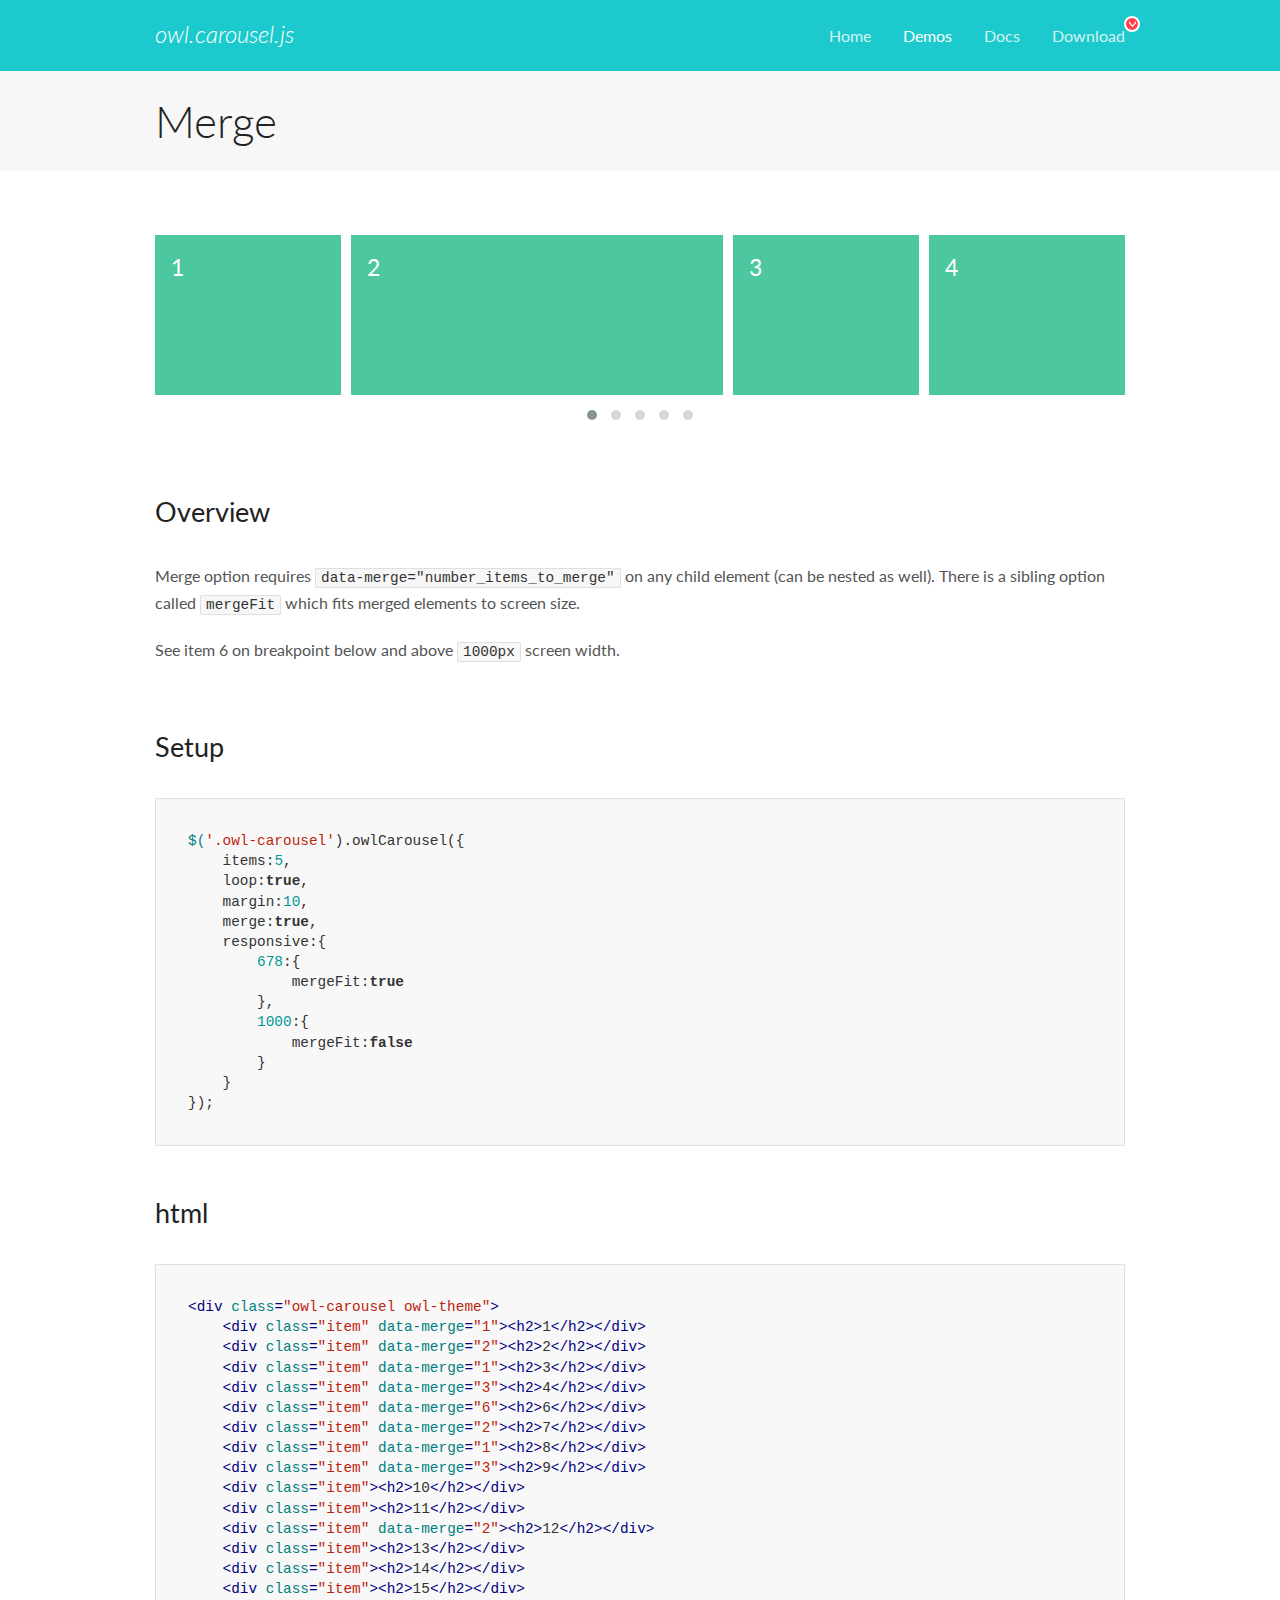
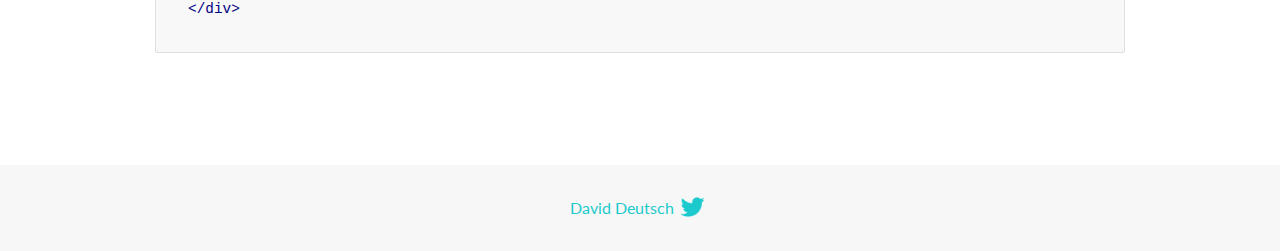
<file: OwlCarousel2-2.3.4/OwlCarousel2-2.3.4/docs/demos/merge.html>
<!DOCTYPE html>
<html lang="en">
  <head>

    <!-- head -->
    <meta charset="utf-8">
    <meta name="msapplication-tap-highlight" content="no" />
    <meta name="viewport" content="width=device-width, initial-scale=1.0" />
    <meta name="description" content="Merge Items">
    <meta name="author" content="David Deutsch">
    <title>
      Merge Demo | Owl Carousel | 2.3.4
    </title>

    <!-- Stylesheets -->
    <link href='https://fonts.googleapis.com/css?family=Lato:300,400,700,400italic,300italic' rel='stylesheet' type='text/css'>
    <link rel="stylesheet" href="../assets/css/docs.theme.min.css">

    <!-- Owl Stylesheets -->
    <link rel="stylesheet" href="../assets/owlcarousel/assets/owl.carousel.min.css">
    <link rel="stylesheet" href="../assets/owlcarousel/assets/owl.theme.default.min.css">

    <!-- HTML5 shim and Respond.js IE8 support of HTML5 elements and media queries -->

    <!--[if lt IE 9]>
      <script src="https://oss.maxcdn.com/libs/html5shiv/3.7.0/html5shiv.js"></script>
      <script src="https://oss.maxcdn.com/libs/respond.js/1.3.0/respond.min.js"></script>
    <![endif]-->

    <!-- Favicons -->
    <link rel="apple-touch-icon-precomposed" sizes="144x144" href="../assets/ico/apple-touch-icon-144-precomposed.png">
    <link rel="shortcut icon" href="../assets/ico/favicon.png">
    <link rel="shortcut icon" href="favicon.ico">

    <!-- Yeah i know js should not be in header. Its required for demos.-->

    <!-- javascript -->
    <script src="../assets/vendors/jquery.min.js"></script>
    <script src="../assets/owlcarousel/owl.carousel.js"></script>
  </head>
  <body>

    <!-- header -->
    <header class="header">
      <div class="row">
        <div class="large-12 columns">
          <div class="brand left">
            <h3>
              <a href="/OwlCarousel2/">owl.carousel.js</a> 
            </h3>
          </div>
          <a id="toggle-nav" class="right">
            <span></span> <span></span> <span></span> 
          </a> 
          <div class="nav-bar">
            <ul class="clearfix">
              <li> <a href="/OwlCarousel2/index.html">Home</a>  </li>
              <li class="active">
                <a href="/OwlCarousel2/demos/demos.html">Demos</a> 
              </li>
              <li> <a href="/OwlCarousel2/docs/started-welcome.html">Docs</a>  </li>
              <li>
                <a href="https://github.com/OwlCarousel2/OwlCarousel2/archive/2.3.4.zip">Download</a> 
                <span class="download"></span> 
              </li>
            </ul>
          </div>
        </div>
      </div>
    </header>

    <!-- title -->
    <section class="title">
      <div class="row">
        <div class="large-12 columns">
          <h1>Merge</h1>
        </div>
      </div>
    </section>

    <!--  Demos -->
    <section id="demos">
      <div class="row">
        <div class="large-12 columns">
          <div class="owl-carousel owl-theme">
            <div class="item" data-merge="1">
              <h4>1</h4>
            </div>
            <div class="item" data-merge="2">
              <h4>2</h4>
            </div>
            <div class="item" data-merge="1">
              <h4>3</h4>
            </div>
            <div class="item" data-merge="3">
              <h4>4</h4>
            </div>
            <div class="item" data-merge="6">
              <h4>6</h4>
            </div>
            <div class="item" data-merge="2">
              <h4>7</h4>
            </div>
            <div class="item" data-merge="1">
              <h4>8</h4>
            </div>
            <div class="item" data-merge="3">
              <h4>9</h4>
            </div>
            <div class="item">
              <h4>10</h4>
            </div>
            <div class="item">
              <h4>11</h4>
            </div>
            <div class="item" data-merge="2">
              <h4>12</h4>
            </div>
            <div class="item">
              <h4>13</h4>
            </div>
            <div class="item">
              <h4>14</h4>
            </div>
            <div class="item">
              <h4>15</h4>
            </div>
          </div>
          <h3 id="overview">Overview</h3>
          <p>Merge option requires <code>data-merge=&quot;number_items_to_merge&quot;</code> on any child element (can be nested as well). There is a sibling option called <code>mergeFit</code> which fits merged elements to screen size. </p>
          <p>See item 6 on breakpoint below and above <code>1000px</code> screen width.</p>
          <h3 id="setup">Setup</h3>
          <pre><code>$(&#39;.owl-carousel&#39;).owlCarousel({
    items:5,
    loop:true,
    margin:10,
    merge:true,
    responsive:{
        678:{
            mergeFit:true
        },
        1000:{
            mergeFit:false
        }
    }
});</code></pre>
          <h3 id="html">html</h3>
          <pre><code>&lt;div class=&quot;owl-carousel owl-theme&quot;&gt;
    &lt;div class=&quot;item&quot; data-merge=&quot;1&quot;&gt;&lt;h2&gt;1&lt;/h2&gt;&lt;/div&gt;
    &lt;div class=&quot;item&quot; data-merge=&quot;2&quot;&gt;&lt;h2&gt;2&lt;/h2&gt;&lt;/div&gt;
    &lt;div class=&quot;item&quot; data-merge=&quot;1&quot;&gt;&lt;h2&gt;3&lt;/h2&gt;&lt;/div&gt;
    &lt;div class=&quot;item&quot; data-merge=&quot;3&quot;&gt;&lt;h2&gt;4&lt;/h2&gt;&lt;/div&gt;
    &lt;div class=&quot;item&quot; data-merge=&quot;6&quot;&gt;&lt;h2&gt;6&lt;/h2&gt;&lt;/div&gt;
    &lt;div class=&quot;item&quot; data-merge=&quot;2&quot;&gt;&lt;h2&gt;7&lt;/h2&gt;&lt;/div&gt;
    &lt;div class=&quot;item&quot; data-merge=&quot;1&quot;&gt;&lt;h2&gt;8&lt;/h2&gt;&lt;/div&gt;
    &lt;div class=&quot;item&quot; data-merge=&quot;3&quot;&gt;&lt;h2&gt;9&lt;/h2&gt;&lt;/div&gt;
    &lt;div class=&quot;item&quot;&gt;&lt;h2&gt;10&lt;/h2&gt;&lt;/div&gt;
    &lt;div class=&quot;item&quot;&gt;&lt;h2&gt;11&lt;/h2&gt;&lt;/div&gt;
    &lt;div class=&quot;item&quot; data-merge=&quot;2&quot;&gt;&lt;h2&gt;12&lt;/h2&gt;&lt;/div&gt;
    &lt;div class=&quot;item&quot;&gt;&lt;h2&gt;13&lt;/h2&gt;&lt;/div&gt;
    &lt;div class=&quot;item&quot;&gt;&lt;h2&gt;14&lt;/h2&gt;&lt;/div&gt;
    &lt;div class=&quot;item&quot;&gt;&lt;h2&gt;15&lt;/h2&gt;&lt;/div&gt;
&lt;/div&gt;</code></pre>
          <script>
            $(document).ready(function() {
              $('.owl-carousel').owlCarousel({
                items: 5,
                loop: true,
                margin: 10,
                merge: true,
                responsive: {
                  678: {
                    mergeFit: true
                  },
                  1000: {
                    mergeFit: false
                  }
                }
              });
            })
          </script>
        </div>
      </div>
    </section>

    <!-- footer -->
    <footer class="footer">
      <div class="row">
        <div class="large-12 columns">
          <h5>
            <a href="/OwlCarousel2/docs/support-contact.html">David Deutsch</a> 
            <a id="custom-tweet-button" href="https://twitter.com/share?url=https://github.com/OwlCarousel2/OwlCarousel2&text=Owl Carousel - This is so awesome! " target="_blank"></a> 
          </h5>
        </div>
      </div>
    </footer>

    <!-- vendors -->
    <script src="../assets/vendors/highlight.js"></script>
    <script src="../assets/js/app.js"></script>
  </body>
</html>
</file>
